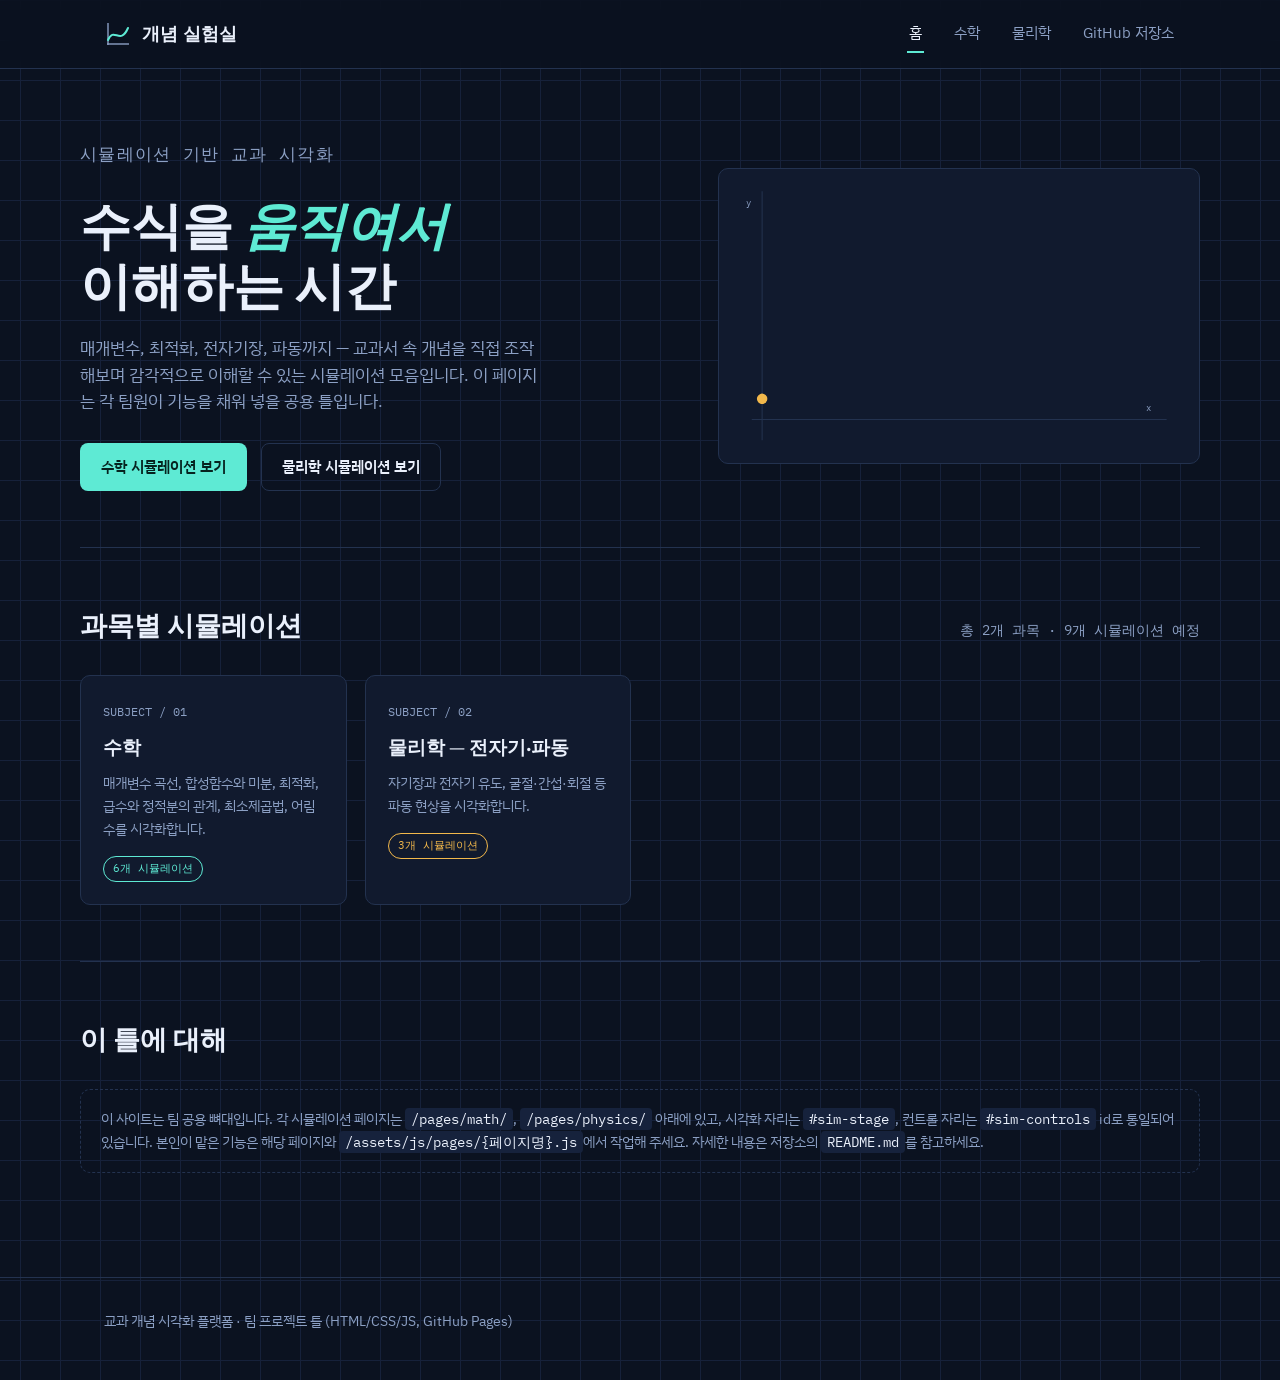
<file: index.html>
<!DOCTYPE html>
<html lang="ko">
<head>
<meta charset="UTF-8">
<meta name="viewport" content="width=device-width, initial-scale=1.0">
<title>교과 개념 시각화 플랫폼</title>
<link rel="stylesheet" href="assets/css/style.css">
</head>
<body>

<header class="site-header">
  <div class="wrap nav">
    <a class="brand" href="index.html">
      <svg class="brand-mark" viewBox="0 0 28 28" xmlns="http://www.w3.org/2000/svg">
        <line x1="3" y1="24" x2="25" y2="24" stroke="#8ca0c4" stroke-width="1.4"/>
        <line x1="4" y1="25" x2="4" y2="3" stroke="#8ca0c4" stroke-width="1.4"/>
        <path d="M4 20 C10 6, 16 26, 24 8" fill="none" stroke="#5eead4" stroke-width="2" stroke-linecap="round"/>
      </svg>
      개념 실험실
    </a>
    <nav class="nav-links" id="navLinks">
      <a href="index.html" aria-current="page">홈</a>
      <a href="math.html">수학</a>
      <a href="physics.html">물리학</a>
      <a href="https://github.com/HyoyangIsBestHighschool/Visualizing" target="_blank" rel="noopener">GitHub 저장소</a>
    </nav>
    <button class="nav-toggle" aria-label="메뉴 열기" aria-expanded="false">☰</button>
  </div>
</header>

<main>
  <section class="wrap hero">
    <div>
      <p class="eyebrow">시뮬레이션 기반 교과 시각화</p>
      <h1>수식을 <em>움직여서</em><br>이해하는 시간</h1>
      <p>매개변수, 최적화, 전자기장, 파동까지 — 교과서 속 개념을 직접 조작해보며 감각적으로 이해할 수 있는 시뮬레이션 모음입니다. 이 페이지는 각 팀원이 기능을 채워 넣을 공용 틀입니다.</p>
      <div class="hero-actions">
        <a class="btn btn-primary" href="math.html">수학 시뮬레이션 보기</a>
        <a class="btn btn-ghost" href="physics.html">물리학 시뮬레이션 보기</a>
      </div>
    </div>
    <div class="hero-figure">
      <svg class="hero-svg" viewBox="0 0 440 260" xmlns="http://www.w3.org/2000/svg">
        <line class="axis" x1="20" y1="230" x2="420" y2="230"/>
        <line class="axis" x1="30" y1="10" x2="30" y2="250"/>
        <text class="tick" x="400" y="222">x</text>
        <text class="tick" x="14" y="24">y</text>
        <path class="curve" d="M 30 210 C 90 40, 170 380, 230 90 S 350 300, 410 150"/>
        <circle class="tracer" r="5"/>
      </svg>
    </div>
  </section>

  <section class="wrap section">
    <div class="section-head">
      <h2>과목별 시뮬레이션</h2>
      <span class="count">총 2개 과목 · 9개 시뮬레이션 예정</span>
    </div>
    <div class="card-grid">
      <a class="card category-card" href="math.html">
        <span class="card-index">SUBJECT / 01</span>
        <h3>수학</h3>
        <p>매개변수 곡선, 합성함수와 미분, 최적화, 급수와 정적분의 관계, 최소제곱법, 어림수를 시각화합니다.</p>
        <span class="badge badge-open">6개 시뮬레이션</span>
      </a>
      <a class="card category-card physics" href="physics.html">
        <span class="card-index">SUBJECT / 02</span>
        <h3>물리학 — 전자기·파동</h3>
        <p>자기장과 전자기 유도, 굴절·간섭·회절 등 파동 현상을 시각화합니다.</p>
        <span class="badge badge-open">3개 시뮬레이션</span>
      </a>
    </div>
  </section>

  <section class="wrap section">
    <div class="section-head">
      <h2>이 틀에 대해</h2>
    </div>
    <div class="dev-note">
      이 사이트는 팀 공용 뼈대입니다. 각 시뮬레이션 페이지는 <code>/pages/math/</code>, <code>/pages/physics/</code> 아래에 있고,
      시각화 자리는 <code>#sim-stage</code>, 컨트롤 자리는 <code>#sim-controls</code> id로 통일되어 있습니다.
      본인이 맡은 기능은 해당 페이지와 <code>/assets/js/pages/{페이지명}.js</code>에서 작업해 주세요. 자세한 내용은 저장소의 <code>README.md</code>를 참고하세요.
    </div>
  </section>
</main>

<footer class="site-footer">
  <div class="wrap">교과 개념 시각화 플랫폼 · 팀 프로젝트 틀 (HTML/CSS/JS, GitHub Pages)</div>
</footer>

<script src="assets/js/main.js"></script>
</body>
</html>
</file>
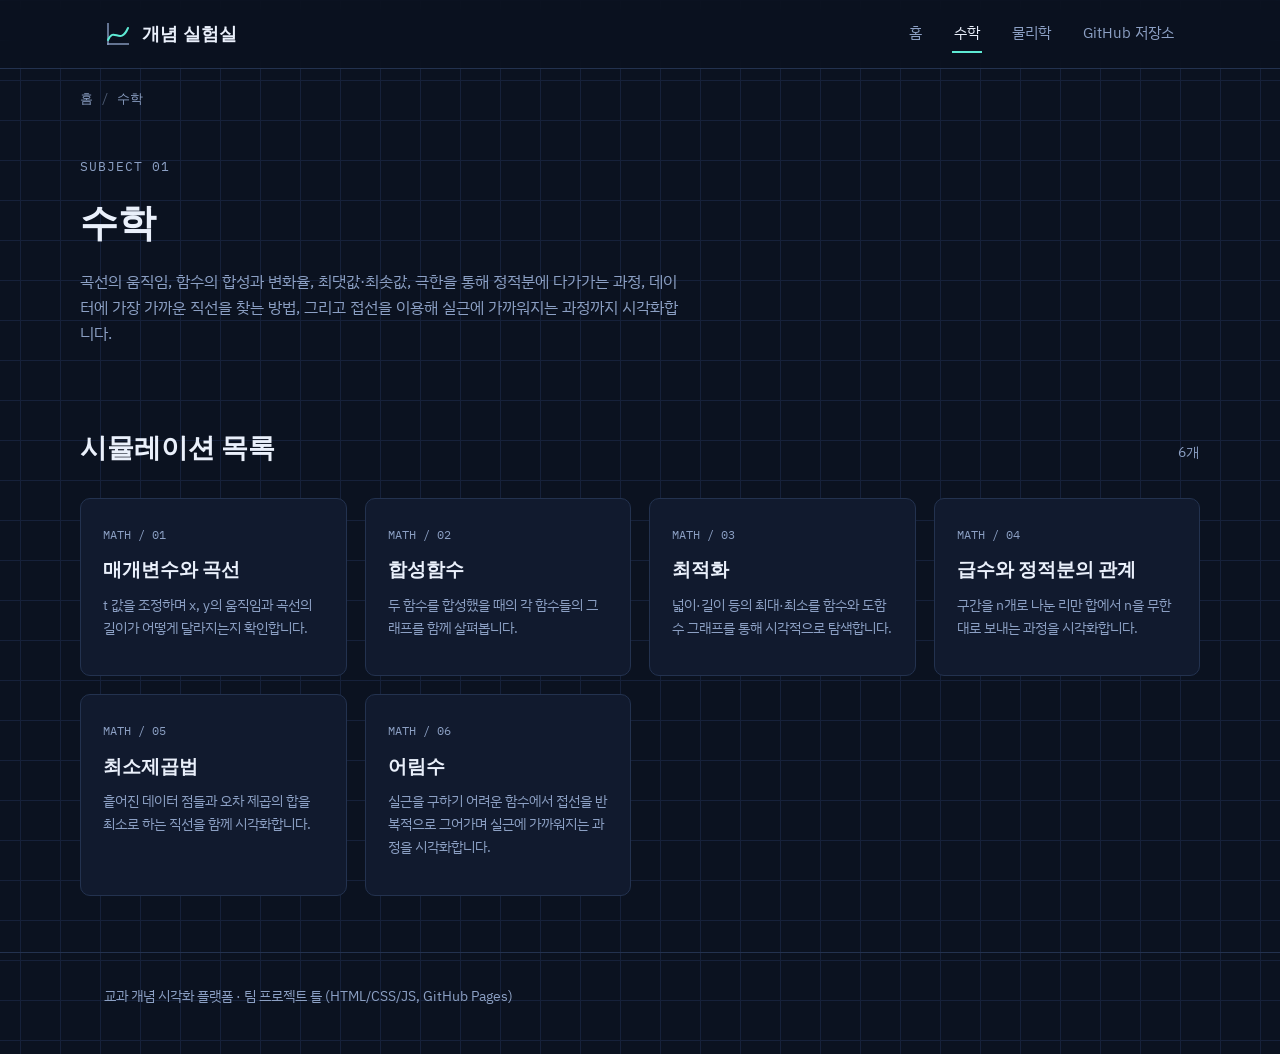
<file: math.html>
<!DOCTYPE html>
<html lang="ko">
<head>
<meta charset="UTF-8">
<meta name="viewport" content="width=device-width, initial-scale=1.0">
<title>수학 시뮬레이션 | 개념 실험실</title>
<link rel="stylesheet" href="assets/css/style.css">
</head>
<body>

<header class="site-header">
  <div class="wrap nav">
    <a class="brand" href="index.html">
      <svg class="brand-mark" viewBox="0 0 28 28" xmlns="http://www.w3.org/2000/svg">
        <line x1="3" y1="24" x2="25" y2="24" stroke="#8ca0c4" stroke-width="1.4"/>
        <line x1="4" y1="25" x2="4" y2="3" stroke="#8ca0c4" stroke-width="1.4"/>
        <path d="M4 20 C10 6, 16 26, 24 8" fill="none" stroke="#5eead4" stroke-width="2" stroke-linecap="round"/>
      </svg>
      개념 실험실
    </a>
    <nav class="nav-links" id="navLinks">
      <a href="index.html">홈</a>
      <a href="math.html" aria-current="page">수학</a>
      <a href="physics.html">물리학</a>
      <a href="https://github.com/HyoyangIsBestHighschool/Visualizing" target="_blank" rel="noopener">GitHub 저장소</a>
    </nav>
    <button class="nav-toggle" aria-label="메뉴 열기" aria-expanded="false">☰</button>
  </div>
</header>

<main>
  <p class="wrap breadcrumb"><a href="index.html">홈</a><span class="sep">/</span>수학</p>

  <section class="wrap category-intro">
    <p class="eyebrow">SUBJECT 01</p>
    <h1>수학</h1>
    <p>곡선의 움직임, 함수의 합성과 변화율, 최댓값·최솟값, 극한을 통해 정적분에 다가가는 과정, 데이터에 가장 가까운 직선을 찾는 방법, 그리고 접선을 이용해 실근에 가까워지는 과정까지 시각화합니다.</p>
  </section>

  <section class="wrap section" style="border-top:none;">
    <div class="section-head">
      <h2>시뮬레이션 목록</h2>
      <span class="count">6개</span>
    </div>
    <div class="card-grid">
      <a class="card sim-card math" href="pages/math/parametric.html">
        <span class="card-index">MATH / 01</span>
        <h3>매개변수와 곡선</h3>
        <p>t 값을 조정하며 x, y의 움직임과 곡선의 길이가 어떻게 달라지는지 확인합니다.</p>
      </a>
      <a class="card sim-card math" href="pages/math/composite.html">
        <span class="card-index">MATH / 02</span>
        <h3>합성함수</h3>
        <p>두 함수를 합성했을 때의 각 함수들의 그래프를 함께 살펴봅니다.</p>
      </a>
      <a class="card sim-card math" href="pages/math/optimization.html">
        <span class="card-index">MATH / 03</span>
        <h3>최적화</h3>
        <p>넓이·길이 등의 최대·최소를 함수와 도함수 그래프를 통해 시각적으로 탐색합니다.</p>
      </a>
      <a class="card sim-card math" href="pages/math/series.html">
        <span class="card-index">MATH / 04</span>
        <h3>급수와 정적분의 관계</h3>
        <p>구간을 n개로 나눈 리만 합에서 n을 무한대로 보내는 과정을 시각화합니다.</p>
      </a>
      <a class="card sim-card math" href="pages/math/least-squares.html">
        <span class="card-index">MATH / 05</span>
        <h3>최소제곱법</h3>
        <p>흩어진 데이터 점들과 오차 제곱의 합을 최소로 하는 직선을 함께 시각화합니다.</p>
      </a>
      <a class="card sim-card math" href="pages/math/newton-method.html">
        <span class="card-index">MATH / 06</span>
        <h3>어림수</h3>
        <p>실근을 구하기 어려운 함수에서 접선을 반복적으로 그어가며 실근에 가까워지는 과정을 시각화합니다.</p>
      </a>
    </div>
  </section>
</main>

<footer class="site-footer">
  <div class="wrap">교과 개념 시각화 플랫폼 · 팀 프로젝트 틀 (HTML/CSS/JS, GitHub Pages)</div>
</footer>

<script src="assets/js/main.js"></script>
</body>
</html>
</file>
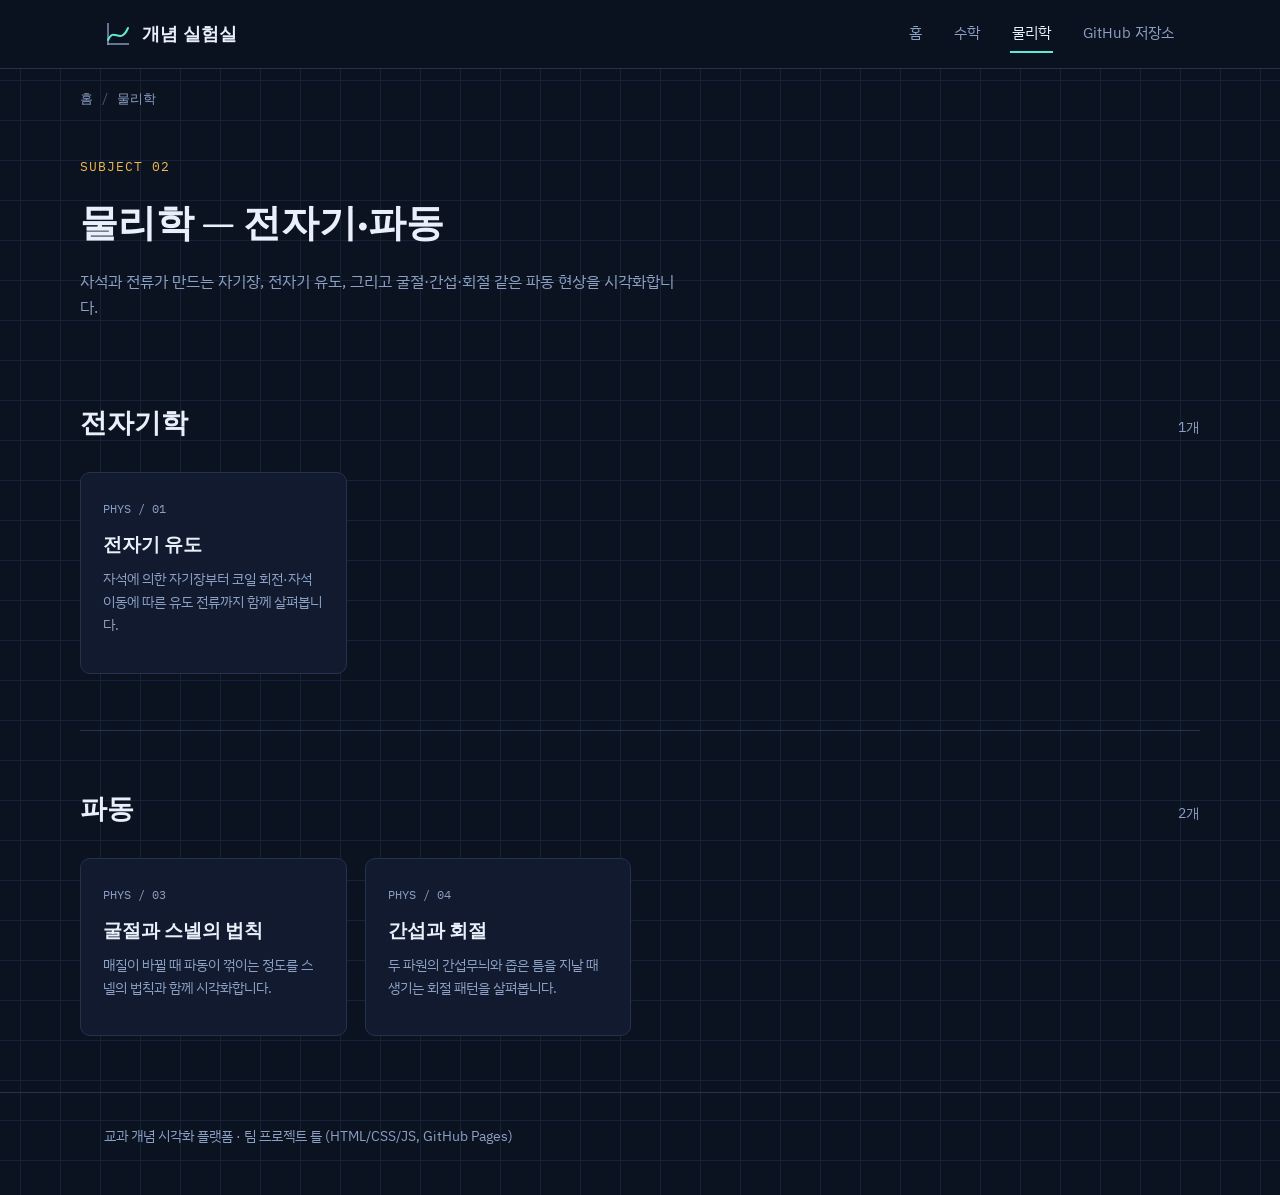
<file: physics.html>
<!DOCTYPE html>
<html lang="ko">
<head>
<meta charset="UTF-8">
<meta name="viewport" content="width=device-width, initial-scale=1.0">
<title>물리학 — 전자기·파동 시뮬레이션 | 개념 실험실</title>
<link rel="stylesheet" href="assets/css/style.css">
</head>
<body>

<header class="site-header">
  <div class="wrap nav">
    <a class="brand" href="index.html">
      <svg class="brand-mark" viewBox="0 0 28 28" xmlns="http://www.w3.org/2000/svg">
        <line x1="3" y1="24" x2="25" y2="24" stroke="#8ca0c4" stroke-width="1.4"/>
        <line x1="4" y1="25" x2="4" y2="3" stroke="#8ca0c4" stroke-width="1.4"/>
        <path d="M4 20 C10 6, 16 26, 24 8" fill="none" stroke="#5eead4" stroke-width="2" stroke-linecap="round"/>
      </svg>
      개념 실험실
    </a>
    <nav class="nav-links" id="navLinks">
      <a href="index.html">홈</a>
      <a href="math.html">수학</a>
      <a href="physics.html" aria-current="page">물리학</a>
      <a href="https://github.com/HyoyangIsBestHighschool/Visualizing" target="_blank" rel="noopener">GitHub 저장소</a>
    </nav>
    <button class="nav-toggle" aria-label="메뉴 열기" aria-expanded="false">☰</button>
  </div>
</header>

<main>
  <p class="wrap breadcrumb"><a href="index.html">홈</a><span class="sep">/</span>물리학</p>

  <section class="wrap category-intro">
    <p class="eyebrow physics">SUBJECT 02</p>
    <h1>물리학 — 전자기·파동</h1>
    <p>자석과 전류가 만드는 자기장, 전자기 유도, 그리고 굴절·간섭·회절 같은 파동 현상을 시각화합니다.</p>
  </section>

  <section class="wrap section" style="border-top:none;">
    <div class="section-head">
      <h2>전자기학</h2>
      <span class="count">1개</span>
    </div>
    <div class="card-grid">
      <a class="card sim-card physics" href="pages/physics/induction.html">
        <span class="card-index">PHYS / 01</span>
        <h3>전자기 유도</h3>
        <p>자석에 의한 자기장부터 코일 회전·자석 이동에 따른 유도 전류까지 함께 살펴봅니다.</p>
      </a>
    </div>
  </section>

  <section class="wrap section">
    <div class="section-head">
      <h2>파동</h2>
      <span class="count">2개</span>
    </div>
    <div class="card-grid">
      <a class="card sim-card physics" href="pages/physics/refraction.html">
        <span class="card-index">PHYS / 03</span>
        <h3>굴절과 스넬의 법칙</h3>
        <p>매질이 바뀔 때 파동이 꺾이는 정도를 스넬의 법칙과 함께 시각화합니다.</p>
      </a>
      <a class="card sim-card physics" href="pages/physics/interference.html">
        <span class="card-index">PHYS / 04</span>
        <h3>간섭과 회절</h3>
        <p>두 파원의 간섭무늬와 좁은 틈을 지날 때 생기는 회절 패턴을 살펴봅니다.</p>
      </a>
    </div>
  </section>
</main>

<footer class="site-footer">
  <div class="wrap">교과 개념 시각화 플랫폼 · 팀 프로젝트 틀 (HTML/CSS/JS, GitHub Pages)</div>
</footer>

<script src="assets/js/main.js"></script>
</body>
</html>
</file>
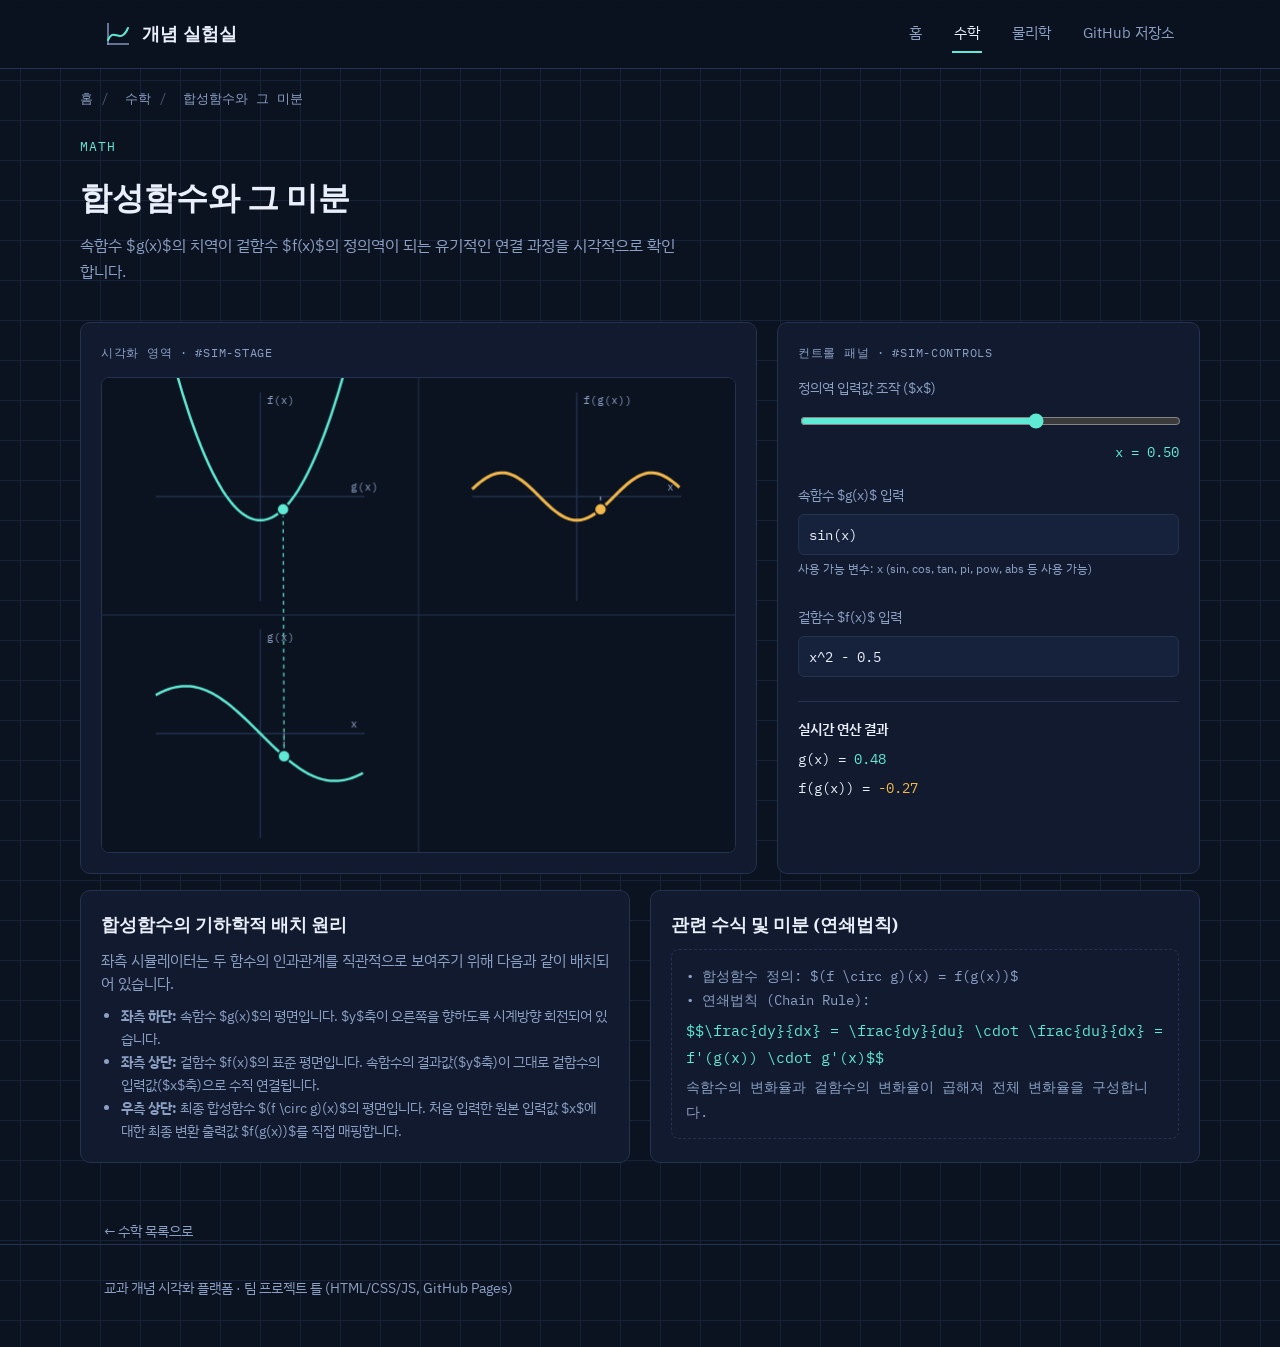
<file: pages/math/composite.html>
<!DOCTYPE html>
<html lang="ko">
<head>
<meta charset="UTF-8">
<meta name="viewport" content="width=device-width, initial-scale=1.0">
<title>합성함수와 그 미분 | 개념 실험실</title>
<link rel="stylesheet" href="../../assets/css/style.css">
<style>
  /* 시뮬레이션 내부 요소 스타일 최적화 */
  #composite-canvas {
    width: 100%;
    height: 100%;
    display: block;
    min-height: 400px;
  }
  .control-row {
    display: flex;
    flex-direction: column;
    gap: 6px;
    margin-bottom: 14px;
  }
  .control-row input[type="text"], .control-row input[type="range"] {
    width: 100%;
    padding: 10px;
    background: var(--panel-raised);
    border: 1px solid var(--border);
    border-radius: 6px;
    color: var(--ink);
    font-family: var(--font-mono);
    font-size: 0.9rem;
  }
  .control-row input[type="text"]:focus {
    outline: 2px solid var(--accent-math);
    border-color: transparent;
  }
  .control-row input[type="range"] {
    accent-color: var(--accent-math);
    padding: 4px 0;
  }
  .value-display {
    font-family: var(--font-mono);
    font-size: 0.85rem;
    color: var(--accent-math);
    text-align: right;
  }
  .input-hint {
    font-size: 0.75rem;
    color: var(--ink-muted);
    margin-top: -2px;
    margin-bottom: 8px;
  }
  .error-message {
    color: #ef4444;
    font-size: 0.75rem;
    font-family: var(--font-body);
    display: none;
    margin-top: -4px;
  }
</style>
</head>
<body>

<header class="site-header">
  <div class="wrap nav">
    <a class="brand" href="../../index.html">
      <svg class="brand-mark" viewBox="0 0 28 28" xmlns="http://www.w3.org/2000/svg">
        <line x1="3" y1="24" x2="25" y2="24" stroke="#8ca0c4" stroke-width="1.4"/>
        <line x1="4" y1="25" x2="4" y2="3" stroke="#8ca0c4" stroke-width="1.4"/>
        <path d="M4 20 C10 6, 16 26, 24 8" fill="none" stroke="#5eead4" stroke-width="2" stroke-linecap="round"/>
      </svg>
      개념 실험실
    </a>
    <nav class="nav-links" id="navLinks">
      <a href="../../index.html">홈</a>
      <a href="../../math.html" aria-current="page">수학</a>
      <a href="../../physics.html" >물리학</a>
      <a href="https://github.com/HyoyangIsBestHighschool/Visualizing" target="_blank" rel="noopener">GitHub 저장소</a>
    </nav>
    <button class="nav-toggle" aria-label="메뉴 열기" aria-expanded="false">☰</button>
  </div>
</header>

<main>
  <p class="wrap breadcrumb">
    <a href="../../index.html">홈</a><span class="sep">/</span>
    <a href="../../math.html">수학</a><span class="sep">/</span>
    합성함수와 그 미분
  </p>

  <section class="wrap sim-header">
    <p class="eyebrow ">MATH</p>
    <h1>합성함수와 그 미분</h1>
    <p class="desc">속함수 $g(x)$의 치역이 겉함수 $f(x)$의 정의역이 되는 유기적인 연결 과정을 시각적으로 확인합니다.</p>
  </section>

  <section class="wrap sim-layout">
    <div class="panel">
      <p class="panel-label">시각화 영역 · #sim-stage</p>
      <div id="sim-stage" style="position: relative; width: 100%; aspect-ratio: 4/3; background: var(--bg); border: 1px solid var(--border); border-radius: 8px; overflow: hidden;">
        <canvas id="composite-canvas"></canvas>
      </div>
    </div>

    <div class="panel">
      <p class="panel-label">컨트롤 패널 · #sim-controls</p>
      <div id="sim-controls">
        
        <div class="control-group">
          <label>정의역 입력값 조작 ($x$)</label>
          <div class="control-row">
            <input type="range" id="param-x" min="-2" max="2" step="0.01" value="0.5">
            <div class="value-display">x = <span id="val-x">0.50</span></div>
          </div>
        </div>

        <div class="control-group">
          <label>속함수 $g(x)$ 입력</label>
          <div class="control-row">
            <input type="text" id="input-g" value="sin(x)" placeholder="예: x^2 - 0.5, sin(x)">
            <div class="input-hint">사용 가능 변수: x (sin, cos, tan, pi, pow, abs 등 사용 가능)</div>
            <div id="error-g" class="error-message">올바르지 않은 수식입니다.</div>
          </div>
        </div>

        <div class="control-group">
          <label>겉함수 $f(x)$ 입력</label>
          <div class="control-row">
            <input type="text" id="input-f" value="x^2 - 0.5" placeholder="예: 0.8*x, cos(x)">
            <div id="error-f" class="error-message">올바르지 않은 수식입니다.</div>
          </div>
        </div>

        <div class="control-group" style="margin-top: 24px; padding-top: 16px; border-top: 1px solid var(--border);">
          <label style="font-weight: 600; color: var(--ink);">실시간 연산 결과</label>
          <div style="font-family: var(--font-mono); font-size: 0.9rem; display: flex; flex-direction: column; gap: 6px; margin-top: 8px;">
            <div>g(x) = <span id="res-g" style="color: var(--accent-math);">0.00</span></div>
            <div>f(g(x)) = <span id="res-fg" style="color: var(--accent-physics);">0.00</span></div>
          </div>
        </div>

      </div>
    </div>
  </section>

  <section class="wrap notes-grid">
    <div class="panel">
      <h3>합성함수의 기하학적 배치 원리</h3>
      <p>좌측 시뮬레이터는 두 함수의 인과관계를 직관적으로 보여주기 위해 다음과 같이 배치되어 있습니다.</p>
      <ul style="margin: 8px 0 0; padding-left: 20px; color: var(--ink-muted); font-size: 0.9rem;">
        <li><b>좌측 하단:</b> 속함수 $g(x)$의 평면입니다. $y$축이 오른쪽을 향하도록 시계방향 회전되어 있습니다.</li>
        <li><b>좌측 상단:</b> 겉함수 $f(x)$의 표준 평면입니다. 속함수의 결과값($y$축)이 그대로 겉함수의 입력값($x$축)으로 수직 연결됩니다.</li>
        <li><b>우측 상단:</b> 최종 합성함수 $(f \circ g)(x)$의 평면입니다. 처음 입력한 원본 입력값 $x$에 대한 최종 변환 출력값 $f(g(x))$를 직접 매핑합니다.</li>
      </ul>
    </div>
    <div class="panel">
      <h3>관련 수식 및 미분 (연쇄법칙)</h3>
      <div class="formula-placeholder" style="line-height: 1.8;">
        • 합성함수 정의: $(f \circ g)(x) = f(g(x))$<br>
        • 연쇄법칙 (Chain Rule):<br>
        <span style="color: var(--accent-math); font-size: 0.95rem; display: block; margin: 4px 0;">$$\frac{dy}{dx} = \frac{dy}{du} \cdot \frac{du}{dx} = f'(g(x)) \cdot g'(x)$$</span>
        속함수의 변화율과 겉함수의 변화율이 곱해져 전체 변화율을 구성합니다.
      </div>
    </div>
  </section>

  <div class="wrap">
    <a class="back-link" href="../../math.html">&larr; 수학 목록으로</a>
  </div>
</main>

<footer class="site-footer">
  <div class="wrap">교과 개념 시각화 플랫폼 · 팀 프로젝트 틀 (HTML/CSS/JS, GitHub Pages)</div>
</footer>

<script src="../../assets/js/main.js"></script>
<script src="../../assets/js/pages/composite.js"></script>
</body>
</html>
</file>
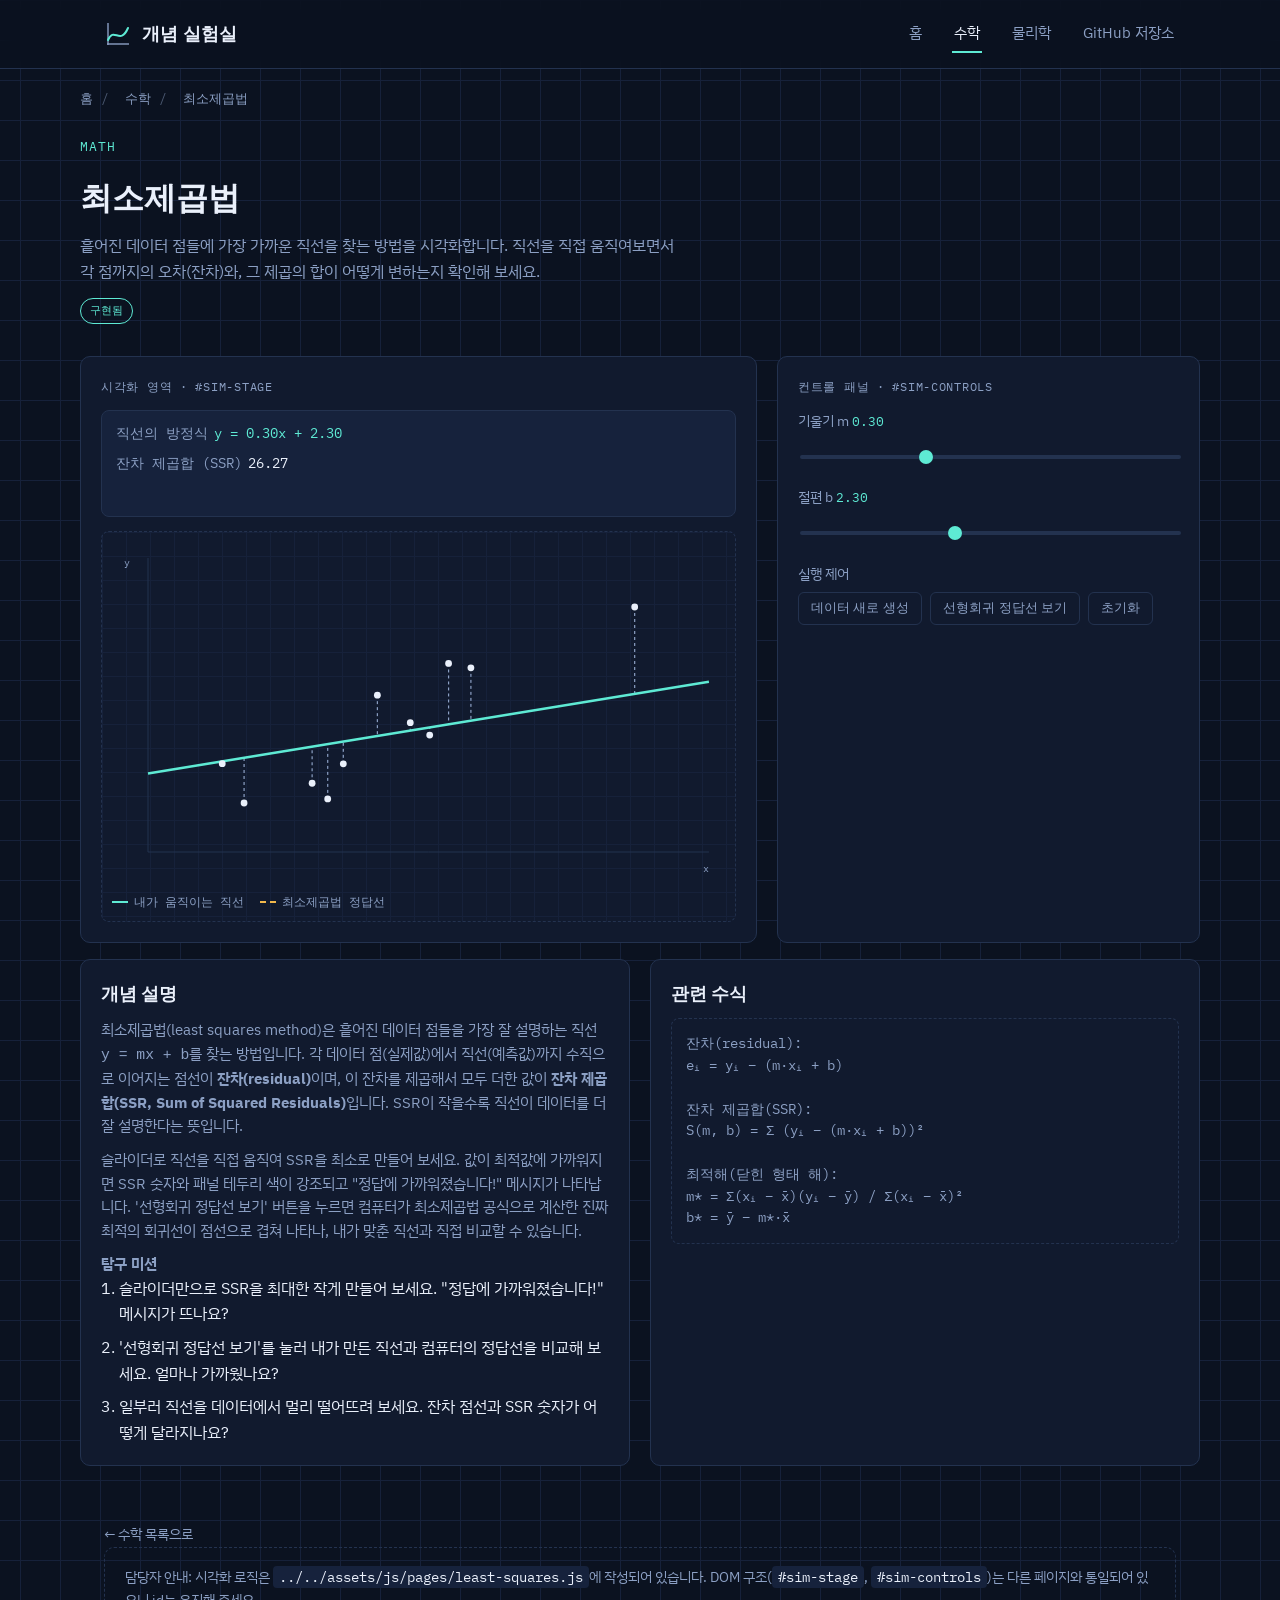
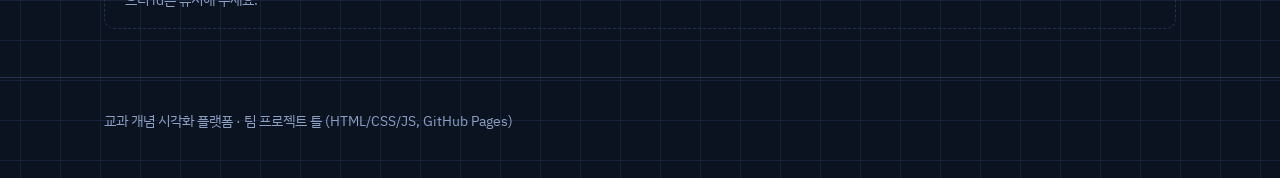
<file: pages/math/least-squares.html>
<!DOCTYPE html>
<html lang="ko">
<head>
<meta charset="UTF-8">
<meta name="viewport" content="width=device-width, initial-scale=1.0">
<title>최소제곱법 | 개념 실험실</title>
<link rel="stylesheet" href="../../assets/css/style.css">
<style>
  /* 이 페이지 전용 보조 스타일 — style.css는 건드리지 않고,
     기존 CSS 변수(--accent-math, --panel, --border, --ink 등)만 재사용합니다. */

  .ls-canvas-box {
    border: 1px dashed var(--border);
    border-radius: 8px;
    background:
      linear-gradient(var(--bg-grid) 1px, transparent 1px),
      linear-gradient(90deg, var(--bg-grid) 1px, transparent 1px);
    background-size: 24px 24px;
    padding: 10px;
  }

  .ls-canvas-box canvas {
    width: 100%;
    height: 340px;
    display: block;
    border-radius: 6px;
  }

  .ls-readouts {
    display: grid;
    grid-template-columns: 1fr;
    gap: 8px;
    font-family: var(--font-mono);
    font-size: 0.85rem;
    color: var(--ink);
    background: var(--panel-raised);
    border: 1px solid var(--border);
    border-radius: 8px;
    padding: 12px 14px;
    margin-bottom: 14px;
    transition: border-color 0.2s ease;
  }

  .ls-readouts.is-close {
    border-color: var(--accent-math);
  }

  .ls-readouts span.label {
    color: var(--ink-muted);
    margin-right: 6px;
  }

  .ls-readouts span.eq {
    color: var(--accent-math);
  }

  #ls-ssr-value {
    transition: color 0.2s ease;
  }

  #ls-ssr-value.is-close {
    color: var(--accent-math);
    font-weight: 600;
  }

  .ls-feedback {
    font-family: var(--font-body);
    font-size: 0.82rem;
    color: var(--accent-math);
    opacity: 0;
    transition: opacity 0.25s ease;
    min-height: 1.1em;
  }

  .ls-feedback.show {
    opacity: 1;
  }

  .ls-legend {
    display: flex;
    gap: 16px;
    flex-wrap: wrap;
    font-family: var(--font-mono);
    font-size: 0.75rem;
    color: var(--ink-muted);
    margin: 10px 0 0;
  }

  .ls-legend span {
    display: inline-flex;
    align-items: center;
    gap: 6px;
  }

  .ls-legend i {
    display: inline-block;
    width: 16px;
    height: 2px;
    background: var(--accent-math);
  }

  .ls-legend i.optimal {
    background: repeating-linear-gradient(
      90deg,
      var(--accent-physics) 0 6px,
      transparent 6px 10px
    );
  }

  input[type="range"].ls-slider {
    -webkit-appearance: none;
    appearance: none;
    width: 100%;
    height: 4px;
    background: var(--border);
    border-radius: 999px;
    accent-color: var(--accent-math);
  }

  input[type="range"].ls-slider::-webkit-slider-thumb {
    -webkit-appearance: none;
    width: 14px;
    height: 14px;
    border-radius: 50%;
    background: var(--accent-math);
    cursor: pointer;
  }

  input[type="range"].ls-slider::-moz-range-thumb {
    width: 14px;
    height: 14px;
    border: none;
    border-radius: 50%;
    background: var(--accent-math);
    cursor: pointer;
  }

  .ls-value {
    font-family: var(--font-mono);
    font-size: 0.8rem;
    color: var(--accent-math);
  }

  .btn-mini.is-active {
    border-color: var(--accent-physics);
    color: var(--accent-physics);
  }

  .ls-mission {
    margin: 0;
    padding-left: 18px;
  }

  .ls-mission li {
    margin-bottom: 8px;
  }

  .ls-mission li:last-child {
    margin-bottom: 0;
  }
</style>
</head>
<body>

<header class="site-header">
  <div class="wrap nav">
    <a class="brand" href="../../index.html">
      <svg class="brand-mark" viewBox="0 0 28 28" xmlns="http://www.w3.org/2000/svg">
        <line x1="3" y1="24" x2="25" y2="24" stroke="#8ca0c4" stroke-width="1.4"/>
        <line x1="4" y1="25" x2="4" y2="3" stroke="#8ca0c4" stroke-width="1.4"/>
        <path d="M4 20 C10 6, 16 26, 24 8" fill="none" stroke="#5eead4" stroke-width="2" stroke-linecap="round"/>
      </svg>
      개념 실험실
    </a>
    <nav class="nav-links" id="navLinks">
      <a href="../../index.html">홈</a>
      <a href="../../math.html" aria-current="page">수학</a>
      <a href="../../physics.html">물리학</a>
      <a href="https://github.com/HyoyangIsBestHighschool/Visualizing" target="_blank" rel="noopener">GitHub 저장소</a>
    </nav>
    <button class="nav-toggle" aria-label="메뉴 열기" aria-expanded="false">☰</button>
  </div>
</header>

<main>
  <p class="wrap breadcrumb">
    <a href="../../index.html">홈</a><span class="sep">/</span>
    <a href="../../math.html">수학</a><span class="sep">/</span>
    최소제곱법
  </p>

  <section class="wrap sim-header">
    <p class="eyebrow">MATH</p>
    <h1>최소제곱법</h1>
    <p class="desc">흩어진 데이터 점들에 가장 가까운 직선을 찾는 방법을 시각화합니다. 직선을 직접 움직여보면서 각 점까지의 오차(잔차)와, 그 제곱의 합이 어떻게 변하는지 확인해 보세요.</p>
    <div class="status-row">
      <span class="badge badge-open">구현됨</span>
    </div>
  </section>

  <section class="wrap sim-layout">
    <div class="panel">
      <p class="panel-label">시각화 영역 · #sim-stage</p>

      <div class="ls-readouts" id="ls-readout">
        <div><span class="label">직선의 방정식</span><span class="eq" id="ls-eq">y = 1.00x + 0.00</span></div>
        <div><span class="label">잔차 제곱합 (SSR)</span><span id="ls-ssr-value">0.00</span></div>
        <div class="ls-feedback" id="ls-feedback">정답에 가까워졌습니다!</div>
      </div>

      <div class="ls-canvas-box" id="sim-stage">
        <canvas id="ls-canvas"></canvas>
        <div class="ls-legend">
          <span><i></i> 내가 움직이는 직선</span>
          <span><i class="optimal"></i> 최소제곱법 정답선</span>
        </div>
      </div>
    </div>

    <div class="panel">
      <p class="panel-label">컨트롤 패널 · #sim-controls</p>
      <div id="sim-controls">
        <div class="control-group">
          <label for="ls-slope">기울기 m <span class="ls-value" id="ls-slope-value">1.00</span></label>
          <input type="range" class="ls-slider" id="ls-slope" min="-1" max="3" step="0.01" value="1">
        </div>
        <div class="control-group">
          <label for="ls-intercept">절편 b <span class="ls-value" id="ls-intercept-value">0.00</span></label>
          <input type="range" class="ls-slider" id="ls-intercept" min="-5" max="10" step="0.05" value="0">
        </div>
        <div class="control-group">
          <label>실행 제어</label>
          <div class="control-fake-buttons">
            <button class="btn-mini" type="button" id="ls-btn-regen">데이터 새로 생성</button>
            <button class="btn-mini" type="button" id="ls-btn-optimal">선형회귀 정답선 보기</button>
            <button class="btn-mini" type="button" id="ls-btn-reset">초기화</button>
          </div>
        </div>
      </div>
    </div>
  </section>

  <section class="wrap notes-grid">
    <div class="panel">
      <h3>개념 설명</h3>
      <p>
        최소제곱법(least squares method)은 흩어진 데이터 점들을 가장 잘 설명하는 직선
        <code>y = mx + b</code>를 찾는 방법입니다. 각 데이터 점(실제값)에서 직선(예측값)까지
        수직으로 이어지는 점선이 <strong>잔차(residual)</strong>이며, 이 잔차를 제곱해서 모두
        더한 값이 <strong>잔차 제곱합(SSR, Sum of Squared Residuals)</strong>입니다. SSR이
        작을수록 직선이 데이터를 더 잘 설명한다는 뜻입니다.
      </p>
      <p style="margin-top: 10px;">
        슬라이더로 직선을 직접 움직여 SSR을 최소로 만들어 보세요. 값이 최적값에 가까워지면
        SSR 숫자와 패널 테두리 색이 강조되고 "정답에 가까워졌습니다!" 메시지가 나타납니다.
        '선형회귀 정답선 보기' 버튼을 누르면 컴퓨터가 최소제곱법 공식으로 계산한 진짜
        최적의 회귀선이 점선으로 겹쳐 나타나, 내가 맞춘 직선과 직접 비교할 수 있습니다.
      </p>
      <p style="margin-top: 10px;"><strong>탐구 미션</strong></p>
      <ol class="ls-mission">
        <li>슬라이더만으로 SSR을 최대한 작게 만들어 보세요. "정답에 가까워졌습니다!" 메시지가 뜨나요?</li>
        <li>'선형회귀 정답선 보기'를 눌러 내가 만든 직선과 컴퓨터의 정답선을 비교해 보세요. 얼마나 가까웠나요?</li>
        <li>일부러 직선을 데이터에서 멀리 떨어뜨려 보세요. 잔차 점선과 SSR 숫자가 어떻게 달라지나요?</li>
      </ol>
    </div>
    <div class="panel">
      <h3>관련 수식</h3>
      <div class="formula-placeholder">
        잔차(residual):<br>
        eᵢ = yᵢ − (m·xᵢ + b)<br><br>
        잔차 제곱합(SSR):<br>
        S(m, b) = Σ (yᵢ − (m·xᵢ + b))²<br><br>
        최적해(닫힌 형태 해):<br>
        m* = Σ(xᵢ − x̄)(yᵢ − ȳ) / Σ(xᵢ − x̄)²<br>
        b* = ȳ − m*·x̄
      </div>
    </div>
  </section>

  <div class="wrap">
    <a class="back-link" href="../../math.html">&larr; 수학 목록으로</a>
  </div>

  <section class="wrap">
    <div class="dev-note">
      담당자 안내: 시각화 로직은 <code>../../assets/js/pages/least-squares.js</code>에 작성되어 있습니다.
      DOM 구조(<code>#sim-stage</code>, <code>#sim-controls</code>)는 다른 페이지와 통일되어 있으니 id는 유지해 주세요.
    </div>
  </section>
</main>

<footer class="site-footer">
  <div class="wrap">교과 개념 시각화 플랫폼 · 팀 프로젝트 틀 (HTML/CSS/JS, GitHub Pages)</div>
</footer>

<script src="../../assets/js/main.js"></script>
<script src="../../assets/js/pages/least-squares.js"></script>
</body>
</html>
</file>
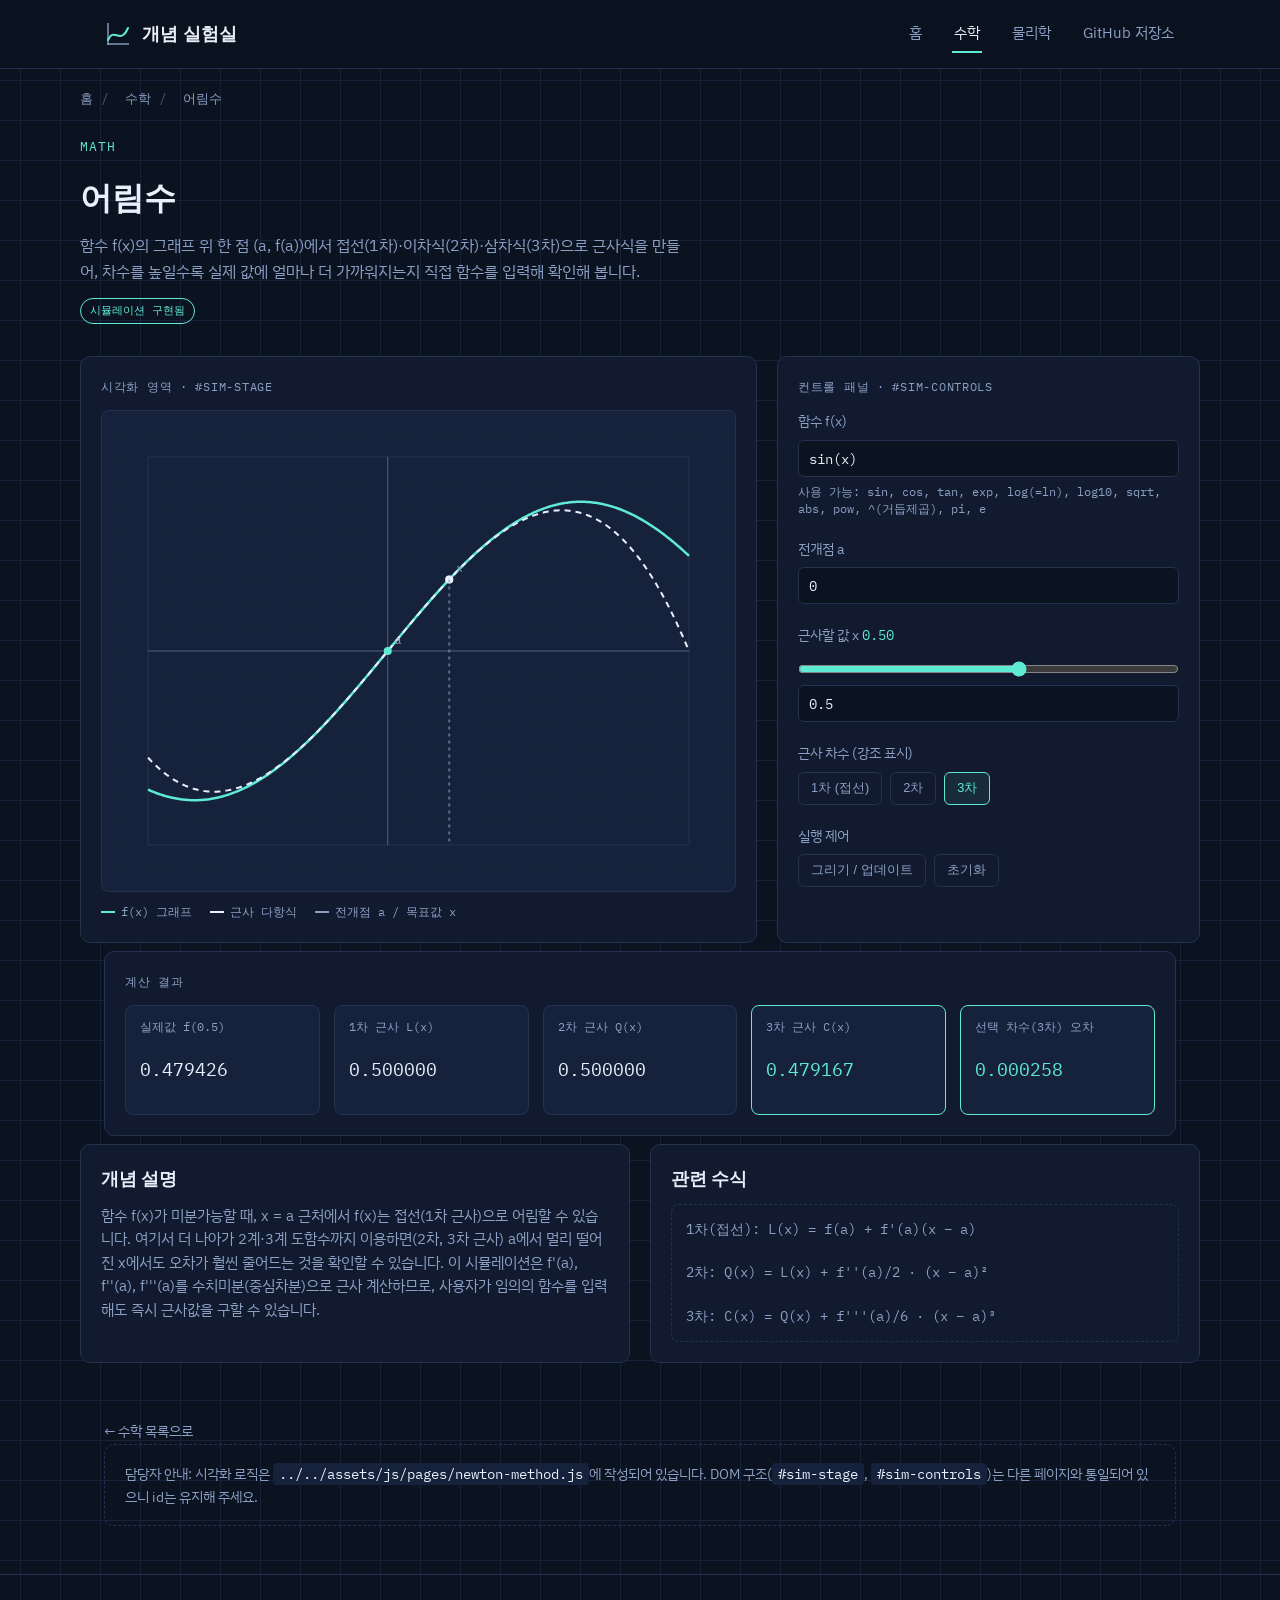
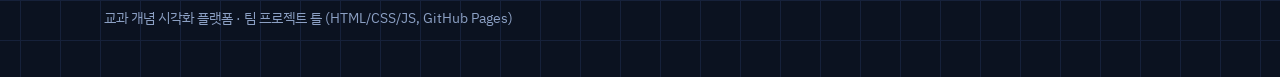
<file: pages/math/newton-method.html>
<!DOCTYPE html>
<html lang="ko">
<head>
<meta charset="UTF-8">
<meta name="viewport" content="width=device-width, initial-scale=1.0">
<title>어림수 | 개념 실험실</title>
<link rel="stylesheet" href="../../assets/css/style.css">
<style>
  /* 이 페이지 전용 보조 스타일 (style.css의 토큰만 재사용, 공용 파일은 수정하지 않음) */
  .sim-canvas-wrap {
    border: 1px solid var(--border);
    border-radius: 8px;
    background: var(--panel-raised);
    padding: 10px;
    background-image:
      linear-gradient(var(--bg-grid) 1px, transparent 1px),
      linear-gradient(90deg, var(--bg-grid) 1px, transparent 1px);
    background-size: 24px 24px;
  }
  #newtonCanvas { width: 100%; height: auto; display: block; border-radius: 4px; }

  .field-label {
    display: block;
    font-size: 0.85rem;
    color: var(--ink-muted);
    margin-bottom: 8px;
  }
  .field-label .value-tag {
    font-family: var(--font-mono);
    color: var(--accent-math);
  }
  .text-input {
    width: 100%;
    background: var(--bg);
    border: 1px solid var(--border);
    color: var(--ink);
    border-radius: 6px;
    padding: 8px 10px;
    font-family: var(--font-mono);
    font-size: 0.9rem;
  }
  .text-input:focus-visible { outline: 2px solid var(--accent-math); outline-offset: 1px; }
  .hint {
    font-size: 0.72rem;
    color: var(--ink-muted);
    margin: 6px 0 0;
    font-family: var(--font-mono);
    line-height: 1.5;
  }
  input[type="range"] {
    width: 100%;
    accent-color: var(--accent-math);
    margin: 6px 0;
  }
  .order-toggle { display: flex; gap: 8px; flex-wrap: wrap; }
  .order-btn { cursor: pointer; transition: all 0.15s ease; }
  .order-btn.active {
    color: var(--accent-math);
    border-color: var(--accent-math);
    background: rgba(94, 234, 212, 0.08);
  }
  #btnDraw.btn-mini, #btnReset.btn-mini { cursor: pointer; }
  #btnDraw:hover, #btnReset:hover, .order-btn:hover { border-color: var(--accent-math); color: var(--ink); }

  .error-box {
    font-family: var(--font-mono);
    font-size: 0.8rem;
    color: #ff9d9d;
    border: 1px dashed #7a3232;
    background: rgba(255, 80, 80, 0.06);
    border-radius: 6px;
    padding: 10px 12px;
  }

  .result-grid {
    display: grid;
    grid-template-columns: repeat(auto-fit, minmax(150px, 1fr));
    gap: 14px;
  }
  .result-item {
    border: 1px solid var(--border);
    border-radius: 8px;
    padding: 12px 14px;
    background: var(--panel-raised);
  }
  .result-item.highlight { border-color: var(--accent-math); }
  .result-item .r-label {
    font-family: var(--font-mono);
    font-size: 0.72rem;
    color: var(--ink-muted);
    margin: 0 0 6px;
  }
  .result-item .r-value {
    font-family: var(--font-mono);
    font-size: 1.15rem;
    color: var(--ink);
  }
  .result-item.highlight .r-value { color: var(--accent-math); }
  .legend {
    display: flex;
    gap: 18px;
    flex-wrap: wrap;
    font-family: var(--font-mono);
    font-size: 0.75rem;
    color: var(--ink-muted);
    margin-top: 10px;
  }
  .legend span { display: inline-flex; align-items: center; gap: 6px; }
  .legend i { width: 14px; height: 2px; display: inline-block; }
</style>
</head>
<body>

<header class="site-header">
  <div class="wrap nav">
    <a class="brand" href="../../index.html">
      <svg class="brand-mark" viewBox="0 0 28 28" xmlns="http://www.w3.org/2000/svg">
        <line x1="3" y1="24" x2="25" y2="24" stroke="#8ca0c4" stroke-width="1.4"/>
        <line x1="4" y1="25" x2="4" y2="3" stroke="#8ca0c4" stroke-width="1.4"/>
        <path d="M4 20 C10 6, 16 26, 24 8" fill="none" stroke="#5eead4" stroke-width="2" stroke-linecap="round"/>
      </svg>
      개념 실험실
    </a>
    <nav class="nav-links" id="navLinks">
      <a href="../../index.html">홈</a>
      <a href="../../math.html" aria-current="page">수학</a>
      <a href="../../physics.html">물리학</a>
      <a href="https://github.com/HyoyangIsBestHighschool/Visualizing" target="_blank" rel="noopener">GitHub 저장소</a>
    </nav>
    <button class="nav-toggle" aria-label="메뉴 열기" aria-expanded="false">☰</button>
  </div>
</header>

<main>
  <p class="wrap breadcrumb">
    <a href="../../index.html">홈</a><span class="sep">/</span>
    <a href="../../math.html">수학</a><span class="sep">/</span>
    어림수
  </p>

  <section class="wrap sim-header">
    <p class="eyebrow">MATH</p>
    <h1>어림수</h1>
    <p class="desc">함수 f(x)의 그래프 위 한 점 (a, f(a))에서 접선(1차)·이차식(2차)·삼차식(3차)으로 근사식을 만들어, 차수를 높일수록 실제 값에 얼마나 더 가까워지는지 직접 함수를 입력해 확인해 봅니다.</p>
    <div class="status-row">
      <span class="badge badge-open">시뮬레이션 구현됨</span>
    </div>
  </section>

  <section class="wrap sim-layout">
    <div class="panel">
      <p class="panel-label">시각화 영역 · #sim-stage</p>
      <div class="sim-canvas-wrap">
        <div id="sim-stage">
          <canvas id="newtonCanvas" width="640" height="480"></canvas>
        </div>
      </div>
      <div class="legend">
        <span><i style="background:var(--accent-math)"></i> f(x) 그래프</span>
        <span><i style="background:var(--ink); border-top:2px dashed var(--ink);"></i> 근사 다항식</span>
        <span><i style="background:var(--ink-muted)"></i> 전개점 a / 목표값 x</span>
      </div>
    </div>

    <div class="panel">
      <p class="panel-label">컨트롤 패널 · #sim-controls</p>
      <div id="sim-controls">
        <div class="control-group">
          <label class="field-label" for="fnInput">함수 f(x)</label>
          <input type="text" id="fnInput" class="text-input" value="sin(x)">
          <p class="hint">사용 가능: sin, cos, tan, exp, log(=ln), log10, sqrt, abs, pow, ^(거듭제곱), pi, e</p>
        </div>

        <div class="control-group">
          <label class="field-label" for="aInput">전개점 a</label>
          <input type="number" id="aInput" class="text-input" value="0" step="0.1">
        </div>

        <div class="control-group">
          <label class="field-label">근사할 값 x <span class="value-tag" id="xValueLabel">0.50</span></label>
          <input type="range" id="xSlider" min="-3" max="3" step="0.01" value="0.5">
          <input type="number" id="xInput" class="text-input" value="0.5" step="0.01">
        </div>

        <div class="control-group">
          <label class="field-label">근사 차수 (강조 표시)</label>
          <div class="order-toggle" id="orderToggle">
            <button type="button" class="btn-mini order-btn" data-order="1">1차 (접선)</button>
            <button type="button" class="btn-mini order-btn" data-order="2">2차</button>
            <button type="button" class="btn-mini order-btn active" data-order="3">3차</button>
          </div>
        </div>

        <div class="control-group">
          <label class="field-label">실행 제어</label>
          <div class="control-fake-buttons">
            <button class="btn-mini" id="btnDraw" type="button">그리기 / 업데이트</button>
            <button class="btn-mini" id="btnReset" type="button">초기화</button>
          </div>
        </div>

        <div class="control-group" id="errorBoxWrap" style="display:none;">
          <div class="error-box" id="errorBox"></div>
        </div>
      </div>
    </div>
  </section>

  <section class="wrap">
    <div class="panel">
      <p class="panel-label">계산 결과</p>
      <div class="result-grid" id="resultContent">
        <!-- JS가 채웁니다 -->
      </div>
    </div>
  </section>

  <section class="wrap notes-grid">
    <div class="panel">
      <h3>개념 설명</h3>
      <p>
        함수 f(x)가 미분가능할 때, x = a 근처에서 f(x)는 접선(1차 근사)으로 어림할 수 있습니다.
        여기서 더 나아가 2계·3계 도함수까지 이용하면(2차, 3차 근사) a에서 멀리 떨어진 x에서도
        오차가 훨씬 줄어드는 것을 확인할 수 있습니다. 이 시뮬레이션은 f'(a), f''(a), f'''(a)를
        수치미분(중심차분)으로 근사 계산하므로, 사용자가 임의의 함수를 입력해도 즉시 근사값을 구할 수 있습니다.
      </p>
    </div>
    <div class="panel">
      <h3>관련 수식</h3>
      <div class="formula-placeholder">
        1차(접선): L(x) = f(a) + f'(a)(x − a)<br><br>
        2차: Q(x) = L(x) + f''(a)/2 · (x − a)²<br><br>
        3차: C(x) = Q(x) + f'''(a)/6 · (x − a)³
      </div>
    </div>
  </section>

  <div class="wrap">
    <a class="back-link" href="../../math.html">&larr; 수학 목록으로</a>
  </div>

  <section class="wrap">
    <div class="dev-note">
      담당자 안내: 시각화 로직은 <code>../../assets/js/pages/newton-method.js</code>에 작성되어 있습니다.
      DOM 구조(<code>#sim-stage</code>, <code>#sim-controls</code>)는 다른 페이지와 통일되어 있으니 id는 유지해 주세요.
    </div>
  </section>
</main>

<footer class="site-footer">
  <div class="wrap">교과 개념 시각화 플랫폼 · 팀 프로젝트 틀 (HTML/CSS/JS, GitHub Pages)</div>
</footer>

<script src="../../assets/js/main.js"></script>
<script src="../../assets/js/pages/newton-method.js"></script>
</body>
</html>
</file>
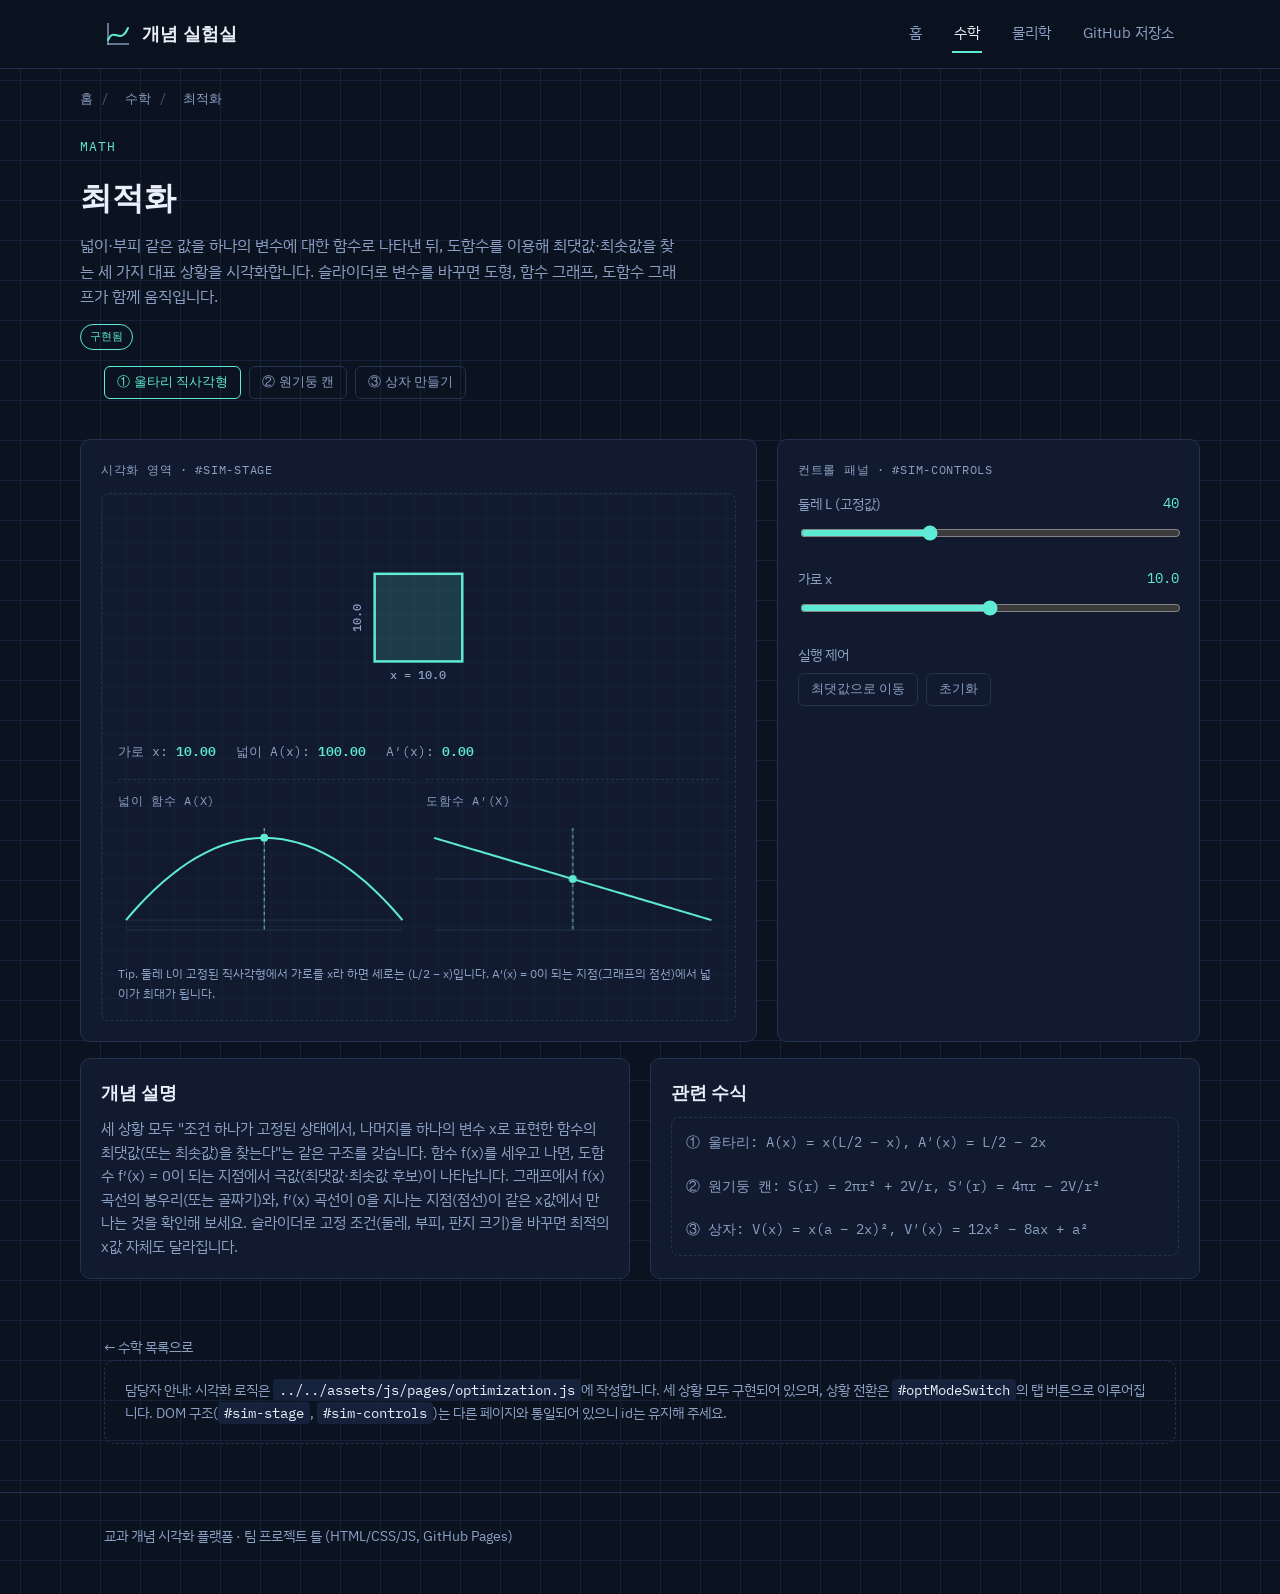
<file: pages/math/optimization.html>
<!DOCTYPE html>
<html lang="ko">
<head>
<meta charset="UTF-8">
<meta name="viewport" content="width=device-width, initial-scale=1.0">
<title>최적화 | 개념 실험실</title>
<link rel="stylesheet" href="../../assets/css/style.css">
<style>
  /* ============================================================
     이 페이지(최적화) 전용 보조 스타일.
     공용 style.css는 수정하지 않고, 여기서 레이아웃만 보완합니다.
     색상/폰트는 모두 style.css의 CSS 변수를 그대로 재사용합니다.
     ============================================================ */

  .mode-switch {
    display: flex;
    gap: 8px;
    margin-bottom: 16px;
    flex-wrap: wrap;
  }
  .mode-switch .btn-mini { cursor: pointer; }
  .mode-switch .btn-mini.is-active {
    border-color: var(--accent-math);
    color: var(--accent-math);
  }

  #sim-stage { padding: 0; border: none; background: none; }

  .opt-scene-panel {
    display: flex;
    flex-direction: column;
    gap: 16px;
    padding: 16px;
    border: 1px dashed var(--border);
    border-radius: 8px;
    background:
      linear-gradient(var(--bg-grid) 1px, transparent 1px),
      linear-gradient(90deg, var(--bg-grid) 1px, transparent 1px);
    background-size: 24px 24px;
  }

  .opt-canvas { width: 100%; height: auto; display: block; border-radius: 6px; }

  .opt-readout {
    display: flex;
    flex-wrap: wrap;
    gap: 8px 20px;
    font-family: var(--font-mono);
    font-size: 0.8rem;
    color: var(--ink-muted);
  }
  .opt-readout b { color: var(--accent-math); font-weight: 600; }

  .opt-graphs {
    display: grid;
    grid-template-columns: 1fr 1fr;
    gap: 16px;
  }
  @media (max-width: 620px) {
    .opt-graphs { grid-template-columns: 1fr; }
  }

  .opt-graph-block { border-top: 1px dashed var(--border); padding-top: 12px; }
  .opt-graph-label {
    font-family: var(--font-mono);
    font-size: 0.72rem;
    color: var(--ink-muted);
    text-transform: uppercase;
    letter-spacing: 0.06em;
    margin: 0 0 8px;
  }
  .opt-graph-canvas { width: 100%; height: 130px; display: block; }

  .opt-hint { font-size: 0.78rem; color: var(--ink-muted); margin: 0; }

  .opt-slider-row {
    display: flex;
    align-items: center;
    justify-content: space-between;
    margin-bottom: 8px;
  }
  .opt-value {
    font-family: var(--font-mono);
    color: var(--accent-math);
    font-size: 0.85rem;
  }
  .opt-slider { width: 100%; accent-color: var(--accent-math); }
</style>
</head>
<body>

<header class="site-header">
  <div class="wrap nav">
    <a class="brand" href="../../index.html">
      <svg class="brand-mark" viewBox="0 0 28 28" xmlns="http://www.w3.org/2000/svg">
        <line x1="3" y1="24" x2="25" y2="24" stroke="#8ca0c4" stroke-width="1.4"/>
        <line x1="4" y1="25" x2="4" y2="3" stroke="#8ca0c4" stroke-width="1.4"/>
        <path d="M4 20 C10 6, 16 26, 24 8" fill="none" stroke="#5eead4" stroke-width="2" stroke-linecap="round"/>
      </svg>
      개념 실험실
    </a>
    <nav class="nav-links" id="navLinks">
      <a href="../../index.html">홈</a>
      <a href="../../math.html" aria-current="page">수학</a>
      <a href="../../physics.html">물리학</a>
      <a href="https://github.com/HyoyangIsBestHighschool/Visualizing" target="_blank" rel="noopener">GitHub 저장소</a>
    </nav>
    <button class="nav-toggle" aria-label="메뉴 열기" aria-expanded="false">☰</button>
  </div>
</header>

<main>
  <p class="wrap breadcrumb">
    <a href="../../index.html">홈</a><span class="sep">/</span>
    <a href="../../math.html">수학</a><span class="sep">/</span>
    최적화
  </p>

  <section class="wrap sim-header">
    <p class="eyebrow">MATH</p>
    <h1>최적화</h1>
    <p class="desc">넓이·부피 같은 값을 하나의 변수에 대한 함수로 나타낸 뒤, 도함수를 이용해 최댓값·최솟값을 찾는 세 가지 대표 상황을 시각화합니다. 슬라이더로 변수를 바꾸면 도형, 함수 그래프, 도함수 그래프가 함께 움직입니다.</p>
    <div class="status-row">
      <span class="badge badge-open">구현됨</span>
    </div>
  </section>

  <section class="wrap" style="padding-top: 8px;">
    <div class="mode-switch" id="optModeSwitch" role="tablist" aria-label="최적화 상황 선택">
      <button class="btn-mini is-active" type="button" data-mode="fence" role="tab" aria-selected="true">① 울타리 직사각형</button>
      <button class="btn-mini" type="button" data-mode="cylinder" role="tab" aria-selected="false">② 원기둥 캔</button>
      <button class="btn-mini" type="button" data-mode="box" role="tab" aria-selected="false">③ 상자 만들기</button>
    </div>
  </section>

  <section class="wrap sim-layout">
    <div class="panel">
      <p class="panel-label">시각화 영역 · #sim-stage</p>

      <div id="sim-stage">
        <!-- ① 울타리 직사각형 -->
        <div id="optStageFence" class="opt-scene-panel">
          <canvas id="optFenceShapeCanvas" class="opt-canvas" width="640" height="220" aria-label="둘레가 고정된 직사각형 울타리"></canvas>

          <div class="opt-readout">
            <span>가로 x: <b id="optFenceXReadout">0</b></span>
            <span>넓이 A(x): <b id="optFenceAreaReadout">0</b></span>
            <span>A′(x): <b id="optFenceDerivReadout">0</b></span>
          </div>

          <div class="opt-graphs">
            <div class="opt-graph-block">
              <p class="opt-graph-label">넓이 함수 A(x)</p>
              <canvas id="optFenceGraphF" class="opt-canvas opt-graph-canvas" width="320" height="130"></canvas>
            </div>
            <div class="opt-graph-block">
              <p class="opt-graph-label">도함수 A′(x)</p>
              <canvas id="optFenceGraphFPrime" class="opt-canvas opt-graph-canvas" width="320" height="130"></canvas>
            </div>
          </div>

          <p class="opt-hint">Tip. 둘레 L이 고정된 직사각형에서 가로를 x라 하면 세로는 (L/2 − x)입니다. A′(x) = 0이 되는 지점(그래프의 점선)에서 넓이가 최대가 됩니다.</p>
        </div>

        <!-- ② 원기둥 캔 -->
        <div id="optStageCylinder" class="opt-scene-panel" style="display: none;">
          <canvas id="optCylinderShapeCanvas" class="opt-canvas" width="640" height="220" aria-label="부피가 고정된 원기둥 캔의 단면"></canvas>

          <div class="opt-readout">
            <span>반지름 r: <b id="optCylinderRReadout">0</b></span>
            <span>표면적 S(r): <b id="optCylinderSReadout">0</b></span>
            <span>S′(r): <b id="optCylinderDerivReadout">0</b></span>
          </div>

          <div class="opt-graphs">
            <div class="opt-graph-block">
              <p class="opt-graph-label">표면적 함수 S(r)</p>
              <canvas id="optCylinderGraphF" class="opt-canvas opt-graph-canvas" width="320" height="130"></canvas>
            </div>
            <div class="opt-graph-block">
              <p class="opt-graph-label">도함수 S′(r)</p>
              <canvas id="optCylinderGraphFPrime" class="opt-canvas opt-graph-canvas" width="320" height="130"></canvas>
            </div>
          </div>

          <p class="opt-hint">Tip. 부피 V가 고정된 원기둥에서 반지름을 r이라 하면 높이는 V/(πr²)입니다. 표면적 S(r) = 2πr² + 2V/r을 최소로 하는 r을 찾습니다.</p>
        </div>

        <!-- ③ 상자 만들기 -->
        <div id="optStageBox" class="opt-scene-panel" style="display: none;">
          <canvas id="optBoxShapeCanvas" class="opt-canvas" width="640" height="220" aria-label="정사각형 판지에서 모서리를 잘라 만든 상자"></canvas>

          <div class="opt-readout">
            <span>자르는 길이 x: <b id="optBoxXReadout">0</b></span>
            <span>부피 V(x): <b id="optBoxVReadout">0</b></span>
            <span>V′(x): <b id="optBoxDerivReadout">0</b></span>
          </div>

          <div class="opt-graphs">
            <div class="opt-graph-block">
              <p class="opt-graph-label">부피 함수 V(x)</p>
              <canvas id="optBoxGraphF" class="opt-canvas opt-graph-canvas" width="320" height="130"></canvas>
            </div>
            <div class="opt-graph-block">
              <p class="opt-graph-label">도함수 V′(x)</p>
              <canvas id="optBoxGraphFPrime" class="opt-canvas opt-graph-canvas" width="320" height="130"></canvas>
            </div>
          </div>

          <p class="opt-hint">Tip. 한 변이 a인 정사각형 판지의 네 모서리에서 변의 길이 x인 정사각형을 잘라내고 접으면 부피 V(x) = x(a − 2x)²인 뚜껑 없는 상자가 됩니다.</p>
        </div>
      </div>
    </div>

    <div class="panel">
      <p class="panel-label">컨트롤 패널 · #sim-controls</p>
      <div id="sim-controls">
        <!-- ① 울타리 직사각형 컨트롤 -->
        <div id="optControlsFence">
          <div class="control-group">
            <div class="opt-slider-row">
              <label for="optFenceL" style="margin:0;">둘레 L (고정값)</label>
              <span class="opt-value" id="optFenceLValue">40</span>
            </div>
            <input type="range" id="optFenceL" class="opt-slider" min="20" max="80" step="2" value="40">
          </div>
          <div class="control-group">
            <div class="opt-slider-row">
              <label for="optFenceX" style="margin:0;">가로 x</label>
              <span class="opt-value" id="optFenceXValue">10</span>
            </div>
            <input type="range" id="optFenceX" class="opt-slider" min="0.5" max="19.5" step="0.1" value="10">
          </div>
          <div class="control-group">
            <label>실행 제어</label>
            <div class="control-fake-buttons">
              <button class="btn-mini" type="button" id="optFenceMaxBtn">최댓값으로 이동</button>
              <button class="btn-mini" type="button" id="optFenceResetBtn">초기화</button>
            </div>
          </div>
        </div>

        <!-- ② 원기둥 캔 컨트롤 -->
        <div id="optControlsCylinder" style="display: none;">
          <div class="control-group">
            <div class="opt-slider-row">
              <label for="optCylinderV" style="margin:0;">부피 V (고정값)</label>
              <span class="opt-value" id="optCylinderVValue">300</span>
            </div>
            <input type="range" id="optCylinderV" class="opt-slider" min="100" max="800" step="10" value="300">
          </div>
          <div class="control-group">
            <div class="opt-slider-row">
              <label for="optCylinderR" style="margin:0;">반지름 r</label>
              <span class="opt-value" id="optCylinderRValue">3.0</span>
            </div>
            <input type="range" id="optCylinderR" class="opt-slider" min="0.5" max="10" step="0.1" value="3">
          </div>
          <div class="control-group">
            <label>실행 제어</label>
            <div class="control-fake-buttons">
              <button class="btn-mini" type="button" id="optCylinderMinBtn">최솟값으로 이동</button>
              <button class="btn-mini" type="button" id="optCylinderResetBtn">초기화</button>
            </div>
          </div>
        </div>

        <!-- ③ 상자 만들기 컨트롤 -->
        <div id="optControlsBox" style="display: none;">
          <div class="control-group">
            <div class="opt-slider-row">
              <label for="optBoxA" style="margin:0;">판지 한 변 a (고정값)</label>
              <span class="opt-value" id="optBoxAValue">20</span>
            </div>
            <input type="range" id="optBoxA" class="opt-slider" min="10" max="40" step="1" value="20">
          </div>
          <div class="control-group">
            <div class="opt-slider-row">
              <label for="optBoxX" style="margin:0;">잘라내는 길이 x</label>
              <span class="opt-value" id="optBoxXValue">3.0</span>
            </div>
            <input type="range" id="optBoxX" class="opt-slider" min="0.1" max="9.9" step="0.1" value="3">
          </div>
          <div class="control-group">
            <label>실행 제어</label>
            <div class="control-fake-buttons">
              <button class="btn-mini" type="button" id="optBoxMaxBtn">최댓값으로 이동</button>
              <button class="btn-mini" type="button" id="optBoxResetBtn">초기화</button>
            </div>
          </div>
        </div>
      </div>
    </div>
  </section>

  <section class="wrap notes-grid">
    <div class="panel">
      <h3>개념 설명</h3>
      <p>
        세 상황 모두 "조건 하나가 고정된 상태에서, 나머지를 하나의 변수 x로 표현한 함수의 최댓값(또는 최솟값)을 찾는다"는 같은 구조를 갖습니다.
        함수 f(x)를 세우고 나면, 도함수 f′(x) = 0이 되는 지점에서 극값(최댓값·최솟값 후보)이 나타납니다.
        그래프에서 f(x) 곡선의 봉우리(또는 골짜기)와, f′(x) 곡선이 0을 지나는 지점(점선)이 같은 x값에서 만나는 것을 확인해 보세요.
        슬라이더로 고정 조건(둘레, 부피, 판지 크기)을 바꾸면 최적의 x값 자체도 달라집니다.
      </p>
    </div>
    <div class="panel">
      <h3>관련 수식</h3>
      <div class="formula-placeholder">
        ① 울타리: A(x) = x(L/2 − x), A′(x) = L/2 − 2x<br><br>
        ② 원기둥 캔: S(r) = 2πr² + 2V/r, S′(r) = 4πr − 2V/r²<br><br>
        ③ 상자: V(x) = x(a − 2x)², V′(x) = 12x² − 8ax + a²
      </div>
    </div>
  </section>

  <div class="wrap">
    <a class="back-link" href="../../math.html">&larr; 수학 목록으로</a>
  </div>

  <section class="wrap">
    <div class="dev-note">
      담당자 안내: 시각화 로직은 <code>../../assets/js/pages/optimization.js</code>에 작성합니다.
      세 상황 모두 구현되어 있으며, 상황 전환은 <code>#optModeSwitch</code>의 탭 버튼으로 이루어집니다.
      DOM 구조(<code>#sim-stage</code>, <code>#sim-controls</code>)는 다른 페이지와 통일되어 있으니 id는 유지해 주세요.
    </div>
  </section>
</main>

<footer class="site-footer">
  <div class="wrap">교과 개념 시각화 플랫폼 · 팀 프로젝트 틀 (HTML/CSS/JS, GitHub Pages)</div>
</footer>

<script src="../../assets/js/main.js"></script>
<script src="../../assets/js/pages/optimization.js"></script>
</body>
</html>
</file>
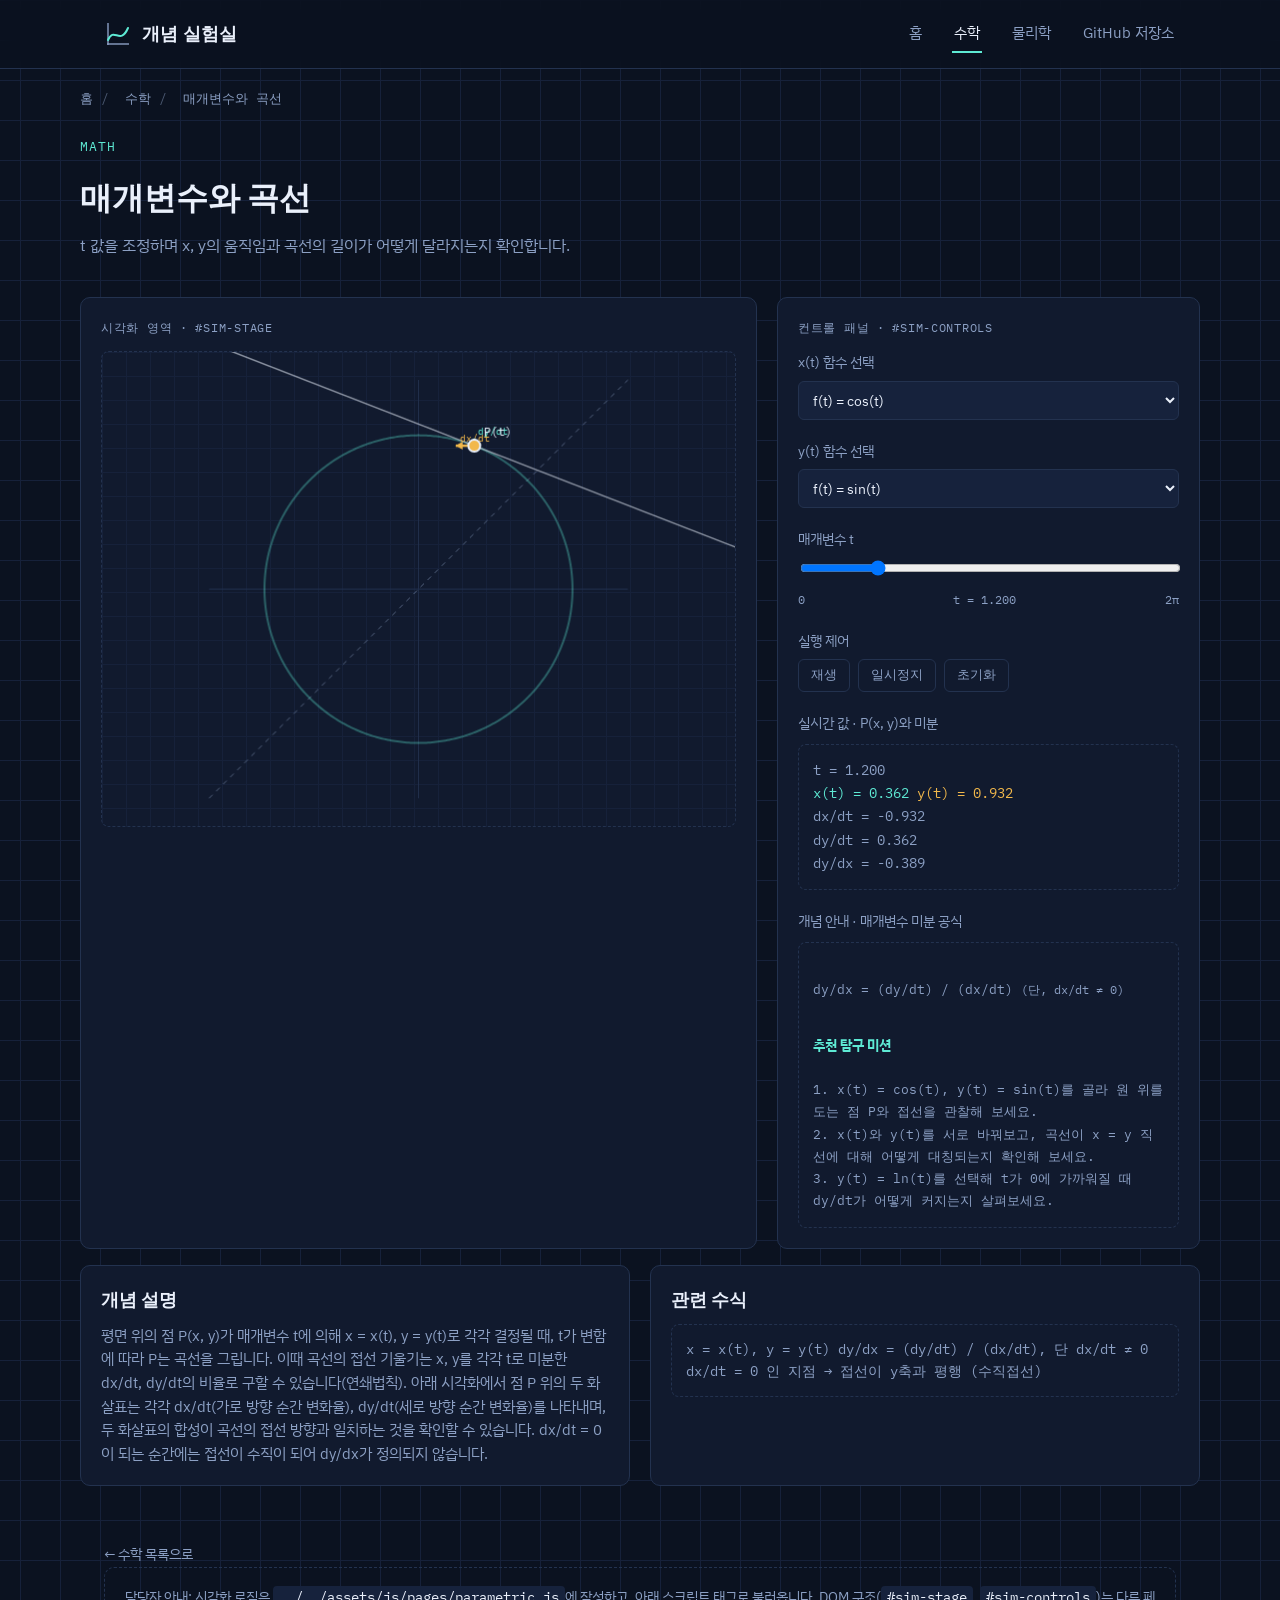
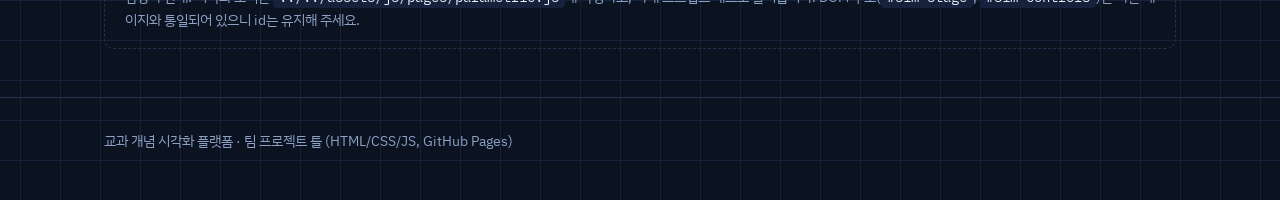
<file: pages/math/parametric.html>
<!DOCTYPE html>
<html lang="ko">
<head>
<meta charset="UTF-8">
<meta name="viewport" content="width=device-width, initial-scale=1.0">
<title>매개변수와 곡선 | 개념 실험실</title>
<link rel="stylesheet" href="../../assets/css/style.css">
<style>
  /* 이 페이지(매개변수와 곡선) 전용 보조 스타일. 공용 style.css의 변수만 사용합니다. */
  .pc-select {
    width: 100%;
    background: var(--panel-raised);
    color: var(--ink);
    border: 1px solid var(--border);
    border-radius: 6px;
    padding: 8px 10px;
    font-family: var(--font-body);
    font-size: 0.9rem;
  }
  .pc-select:focus-visible { outline: 2px solid var(--accent-math); outline-offset: 2px; }
  .pc-t-scale {
    display: flex;
    justify-content: space-between;
    font-family: var(--font-mono);
    font-size: 0.78rem;
    color: var(--ink-muted);
    margin-top: 6px;
  }
  .pc-readout {
    text-align: left;
    white-space: pre-line;
    line-height: 1.7;
  }
  .pc-readout .pc-x { color: var(--accent-math); }
  .pc-readout .pc-y { color: var(--accent-physics); }
  .pc-domain-note {
    font-size: 0.78rem;
    color: var(--accent-physics);
    margin: 8px 0 0;
    line-height: 1.5;
  }
  .pc-help {
    white-space: pre-line;
    line-height: 1.7;
    font-size: 0.82rem;
  }
  .pc-help strong {
    display: block;
    margin-top: 10px;
    color: var(--accent-math);
    font-family: var(--font-body);
    font-size: 0.85rem;
  }
  .pc-help-note { color: var(--ink-muted); font-size: 0.78rem; }
  #pc-canvas { touch-action: none; }
</style>
</head>
<body>

<header class="site-header">
  <div class="wrap nav">
    <a class="brand" href="../../index.html">
      <svg class="brand-mark" viewBox="0 0 28 28" xmlns="http://www.w3.org/2000/svg">
        <line x1="3" y1="24" x2="25" y2="24" stroke="#8ca0c4" stroke-width="1.4"/>
        <line x1="4" y1="25" x2="4" y2="3" stroke="#8ca0c4" stroke-width="1.4"/>
        <path d="M4 20 C10 6, 16 26, 24 8" fill="none" stroke="#5eead4" stroke-width="2" stroke-linecap="round"/>
      </svg>
      개념 실험실
    </a>
    <nav class="nav-links" id="navLinks">
      <a href="../../index.html">홈</a>
      <a href="../../math.html" aria-current="page">수학</a>
      <a href="../../physics.html" >물리학</a>
      <a href="https://github.com/HyoyangIsBestHighschool/Visualizing" target="_blank" rel="noopener">GitHub 저장소</a>
    </nav>
    <button class="nav-toggle" aria-label="메뉴 열기" aria-expanded="false">☰</button>
  </div>
</header>

<main>
  <p class="wrap breadcrumb">
    <a href="../../index.html">홈</a><span class="sep">/</span>
    <a href="../../math.html">수학</a><span class="sep">/</span>
    매개변수와 곡선
  </p>

  <section class="wrap sim-header">
    <p class="eyebrow ">MATH</p>
    <h1>매개변수와 곡선</h1>
    <p class="desc">t 값을 조정하며 x, y의 움직임과 곡선의 길이가 어떻게 달라지는지 확인합니다.</p>
  </section>

  <section class="wrap sim-layout">
    <div class="panel">
      <p class="panel-label">시각화 영역 · #sim-stage</p>
      <div class="stage-placeholder" id="sim-stage" style="padding:0; overflow:hidden;">
        <canvas id="pc-canvas" style="width:100%; height:100%; display:block;"></canvas>
      </div>
    </div>

    <div class="panel">
      <p class="panel-label">컨트롤 패널 · #sim-controls</p>
      <div id="sim-controls">
        <div class="control-group">
          <label for="pc-fn-x">x(t) 함수 선택</label>
          <select id="pc-fn-x" class="pc-select"></select>
        </div>
        <div class="control-group">
          <label for="pc-fn-y">y(t) 함수 선택</label>
          <select id="pc-fn-y" class="pc-select"></select>
        </div>
        <div class="control-group">
          <label for="pc-t-slider">매개변수 t</label>
          <input type="range" id="pc-t-slider" min="0" max="6.283185307179586" step="0.0015" value="1.2" style="width:100%;">
          <div class="pc-t-scale">
            <span id="pc-t-min-label">0</span>
            <span id="pc-t-value">t = 1.200</span>
            <span id="pc-t-max-label">2π</span>
          </div>
          <p id="pc-domain-note" class="pc-domain-note" hidden>
            선택한 함수에 로그가 포함되어 있어 t는 0보다 큰 값에서만 정의됩니다.
            안전을 위해 t의 최소값을 0.1로 자동 제한했습니다.
          </p>
        </div>
        <div class="control-group">
          <label>실행 제어</label>
          <div class="control-fake-buttons">
            <button class="btn-mini" id="pc-btn-play" type="button">재생</button>
            <button class="btn-mini" id="pc-btn-pause" type="button">일시정지</button>
            <button class="btn-mini" id="pc-btn-reset" type="button">초기화</button>
          </div>
        </div>
        <div class="control-group">
          <label>실시간 값 · P(x, y)와 미분</label>
          <div class="formula-placeholder pc-readout" id="pc-readout"></div>
        </div>
        <div class="control-group">
          <label>개념 안내 · 매개변수 미분 공식</label>
          <div class="formula-placeholder pc-help">
            dy/dx = (dy/dt) / (dx/dt)   <span class="pc-help-note">(단, dx/dt ≠ 0)</span>

            <strong>추천 탐구 미션</strong>
            1. x(t) = cos(t), y(t) = sin(t)를 골라 원 위를 도는 점 P와 접선을 관찰해 보세요.
            2. x(t)와 y(t)를 서로 바꿔보고, 곡선이 x = y 직선에 대해 어떻게 대칭되는지 확인해 보세요.
            3. y(t) = ln(t)를 선택해 t가 0에 가까워질 때 dy/dt가 어떻게 커지는지 살펴보세요.
          </div>
        </div>
      </div>
    </div>
  </section>

  <section class="wrap notes-grid">
    <div class="panel">
      <h3>개념 설명</h3>
      <p>
        평면 위의 점 P(x, y)가 매개변수 t에 의해 x = x(t), y = y(t)로 각각 결정될 때,
        t가 변함에 따라 P는 곡선을 그립니다. 이때 곡선의 접선 기울기는 x, y를
        각각 t로 미분한 dx/dt, dy/dt의 비율로 구할 수 있습니다(연쇄법칙).
        아래 시각화에서 점 P 위의 두 화살표는 각각 dx/dt(가로 방향 순간 변화율),
        dy/dt(세로 방향 순간 변화율)를 나타내며, 두 화살표의 합성이 곡선의
        접선 방향과 일치하는 것을 확인할 수 있습니다. dx/dt = 0이 되는 순간에는
        접선이 수직이 되어 dy/dx가 정의되지 않습니다.
      </p>
    </div>
    <div class="panel">
      <h3>관련 수식</h3>
      <div class="formula-placeholder">
        x = x(t),  y = y(t)

        dy/dx = (dy/dt) / (dx/dt),  단 dx/dt ≠ 0

        dx/dt = 0 인 지점 → 접선이 y축과 평행 (수직접선)
      </div>
    </div>
  </section>

  <div class="wrap">
    <a class="back-link" href="../../math.html">&larr; 수학 목록으로</a>
  </div>

  <section class="wrap">
    <div class="dev-note">
      담당자 안내: 시각화 로직은 <code>../../assets/js/pages/parametric.js</code>에 작성하고, 아래 스크립트 태그로 불러옵니다.
      DOM 구조(<code>#sim-stage</code>, <code>#sim-controls</code>)는 다른 페이지와 통일되어 있으니 id는 유지해 주세요.
    </div>
  </section>
</main>

<footer class="site-footer">
  <div class="wrap">교과 개념 시각화 플랫폼 · 팀 프로젝트 틀 (HTML/CSS/JS, GitHub Pages)</div>
</footer>

<script src="../../assets/js/main.js"></script>
<script src="../../assets/js/pages/parametric.js"></script>
</body>
</html>
</file>
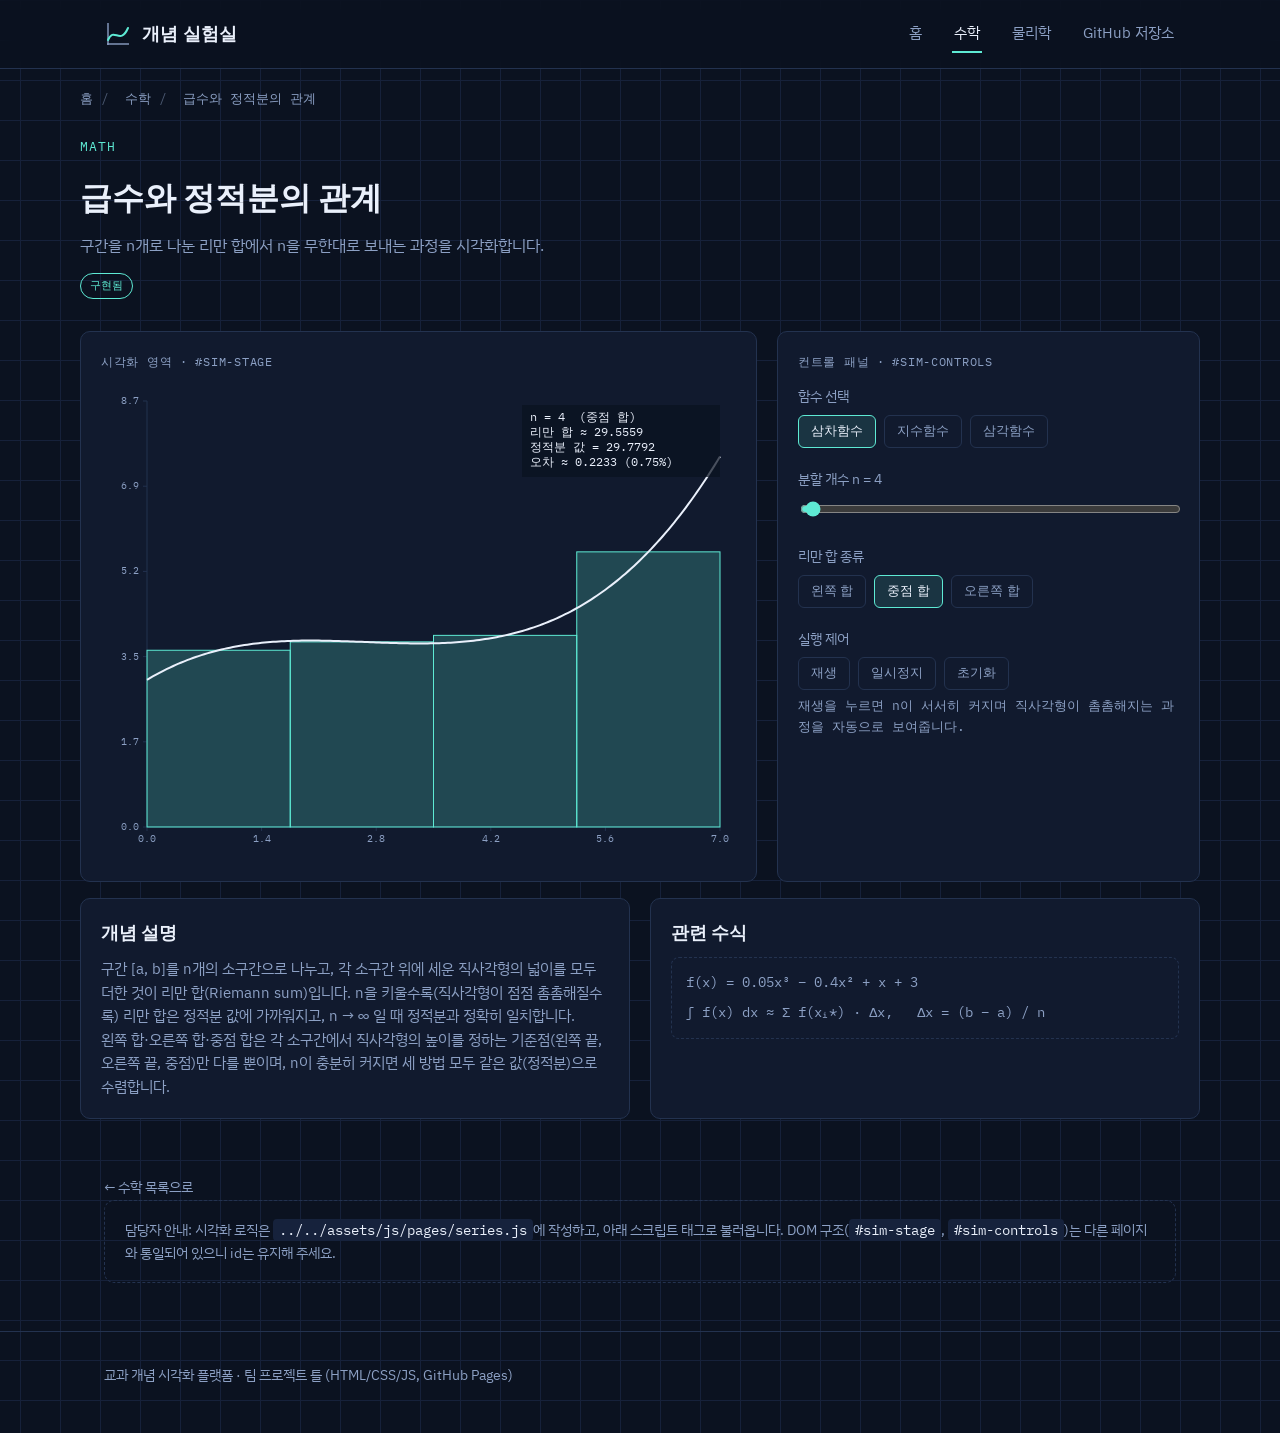
<file: pages/math/series.html>
<!DOCTYPE html>
<html lang="ko">
<head>
<meta charset="UTF-8">
<meta name="viewport" content="width=device-width, initial-scale=1.0">
<title>급수와 정적분의 관계 | 개념 실험실</title>
<link rel="stylesheet" href="../../assets/css/style.css">
<style>
  /* 이 페이지 전용 보조 스타일입니다. 새 색상을 만들지 않고
     style.css에 정의된 CSS 변수(--accent-math, --border, --ink 등)만 사용합니다. */
  #sim-stage {
    padding: 0;
    overflow: hidden;
  }
  #sim-stage canvas {
    width: 100%;
    aspect-ratio: 4 / 3;
    display: block;
    border-radius: 8px;
  }
  .fn-buttons,
  .sum-buttons {
    display: flex;
    gap: 8px;
    flex-wrap: wrap;
  }
  .btn-mini.is-active {
    border-color: var(--accent-math);
    color: var(--ink);
    background: rgba(94, 234, 212, 0.12);
  }
  #nSlider {
    width: 100%;
    accent-color: var(--accent-math);
    margin-top: 4px;
  }
  .value-readout {
    font-family: var(--font-mono);
    font-size: 0.8rem;
    color: var(--ink-muted);
    margin-top: 6px;
  }
</style>
</head>
<body>

<header class="site-header">
  <div class="wrap nav">
    <a class="brand" href="../../index.html">
      <svg class="brand-mark" viewBox="0 0 28 28" xmlns="http://www.w3.org/2000/svg">
        <line x1="3" y1="24" x2="25" y2="24" stroke="#8ca0c4" stroke-width="1.4"/>
        <line x1="4" y1="25" x2="4" y2="3" stroke="#8ca0c4" stroke-width="1.4"/>
        <path d="M4 20 C10 6, 16 26, 24 8" fill="none" stroke="#5eead4" stroke-width="2" stroke-linecap="round"/>
      </svg>
      개념 실험실
    </a>
    <nav class="nav-links" id="navLinks">
      <a href="../../index.html">홈</a>
      <a href="../../math.html" aria-current="page">수학</a>
      <a href="../../physics.html">물리학</a>
      <a href="https://github.com/HyoyangIsBestHighschool/Visualizing" target="_blank" rel="noopener">GitHub 저장소</a>
    </nav>
    <button class="nav-toggle" aria-label="메뉴 열기" aria-expanded="false">☰</button>
  </div>
</header>

<main>
  <p class="wrap breadcrumb">
    <a href="../../index.html">홈</a><span class="sep">/</span>
    <a href="../../math.html">수학</a><span class="sep">/</span>
    급수와 정적분의 관계
  </p>

  <section class="wrap sim-header">
    <p class="eyebrow">MATH</p>
    <h1>급수와 정적분의 관계</h1>
    <p class="desc">구간을 n개로 나눈 리만 합에서 n을 무한대로 보내는 과정을 시각화합니다.</p>
    <div class="status-row">
      <span class="badge badge-open">구현됨</span>
    </div>
  </section>

  <section class="wrap sim-layout">
    <div class="panel">
      <p class="panel-label">시각화 영역 · #sim-stage</p>
      <div id="sim-stage">
        <canvas id="simCanvas" role="img" aria-label="선택한 함수에 대한 리만 합 직사각형과 곡선 시각화"></canvas>
      </div>
    </div>

    <div class="panel">
      <p class="panel-label">컨트롤 패널 · #sim-controls</p>
      <div id="sim-controls">
        <div class="control-group">
          <label>함수 선택</label>
          <div class="fn-buttons" role="group" aria-label="함수 선택">
            <button class="btn-mini is-active" type="button" data-fn="cubic" aria-pressed="true">삼차함수</button>
            <button class="btn-mini" type="button" data-fn="exp" aria-pressed="false">지수함수</button>
            <button class="btn-mini" type="button" data-fn="trig" aria-pressed="false">삼각함수</button>
          </div>
        </div>

        <div class="control-group">
          <label for="nSlider">분할 개수 n = <span id="nValue">4</span></label>
          <input type="range" id="nSlider" min="1" max="200" step="1" value="4">
        </div>

        <div class="control-group">
          <label>리만 합 종류</label>
          <div class="sum-buttons" role="group" aria-label="리만 합 종류">
            <button class="btn-mini" type="button" data-sum="left" aria-pressed="false">왼쪽 합</button>
            <button class="btn-mini is-active" type="button" data-sum="mid" aria-pressed="true">중점 합</button>
            <button class="btn-mini" type="button" data-sum="right" aria-pressed="false">오른쪽 합</button>
          </div>
        </div>

        <div class="control-group">
          <label>실행 제어</label>
          <div class="control-fake-buttons">
            <button class="btn-mini" type="button" id="playBtn">재생</button>
            <button class="btn-mini" type="button" id="pauseBtn">일시정지</button>
            <button class="btn-mini" type="button" id="resetBtn">초기화</button>
          </div>
          <p class="value-readout">재생을 누르면 n이 서서히 커지며 직사각형이 촘촘해지는 과정을 자동으로 보여줍니다.</p>
        </div>
      </div>
    </div>
  </section>

  <section class="wrap notes-grid">
    <div class="panel">
      <h3>개념 설명</h3>
      <p>
        구간 [a, b]를 n개의 소구간으로 나누고, 각 소구간 위에 세운 직사각형의 넓이를 모두 더한 것이
        리만 합(Riemann sum)입니다. n을 키울수록(직사각형이 점점 촘촘해질수록) 리만 합은 정적분 값에
        가까워지고, n &rarr; &infin; 일 때 정적분과 정확히 일치합니다.
      </p>
      <p>
        왼쪽 합·오른쪽 합·중점 합은 각 소구간에서 직사각형의 높이를 정하는 기준점(왼쪽 끝, 오른쪽 끝,
        중점)만 다를 뿐이며, n이 충분히 커지면 세 방법 모두 같은 값(정적분)으로 수렴합니다.
      </p>
    </div>
    <div class="panel">
      <h3>관련 수식</h3>
      <div class="formula-placeholder">
        <div id="currentFormula">f(x) = 0.05x³ − 0.4x² + x + 3</div>
        <div style="margin-top: 8px;">∫ f(x) dx ≈ Σ f(xᵢ*) · Δx, &nbsp; Δx = (b − a) / n</div>
      </div>
    </div>
  </section>

  <div class="wrap">
    <a class="back-link" href="../../math.html">&larr; 수학 목록으로</a>
  </div>

  <section class="wrap">
    <div class="dev-note">
      담당자 안내: 시각화 로직은 <code>../../assets/js/pages/series.js</code>에 작성하고, 아래 스크립트 태그로 불러옵니다.
      DOM 구조(<code>#sim-stage</code>, <code>#sim-controls</code>)는 다른 페이지와 통일되어 있으니 id는 유지해 주세요.
    </div>
  </section>
</main>

<footer class="site-footer">
  <div class="wrap">교과 개념 시각화 플랫폼 · 팀 프로젝트 틀 (HTML/CSS/JS, GitHub Pages)</div>
</footer>

<script src="../../assets/js/main.js"></script>
<script src="../../assets/js/pages/series.js"></script>
</body>
</html>
</file>
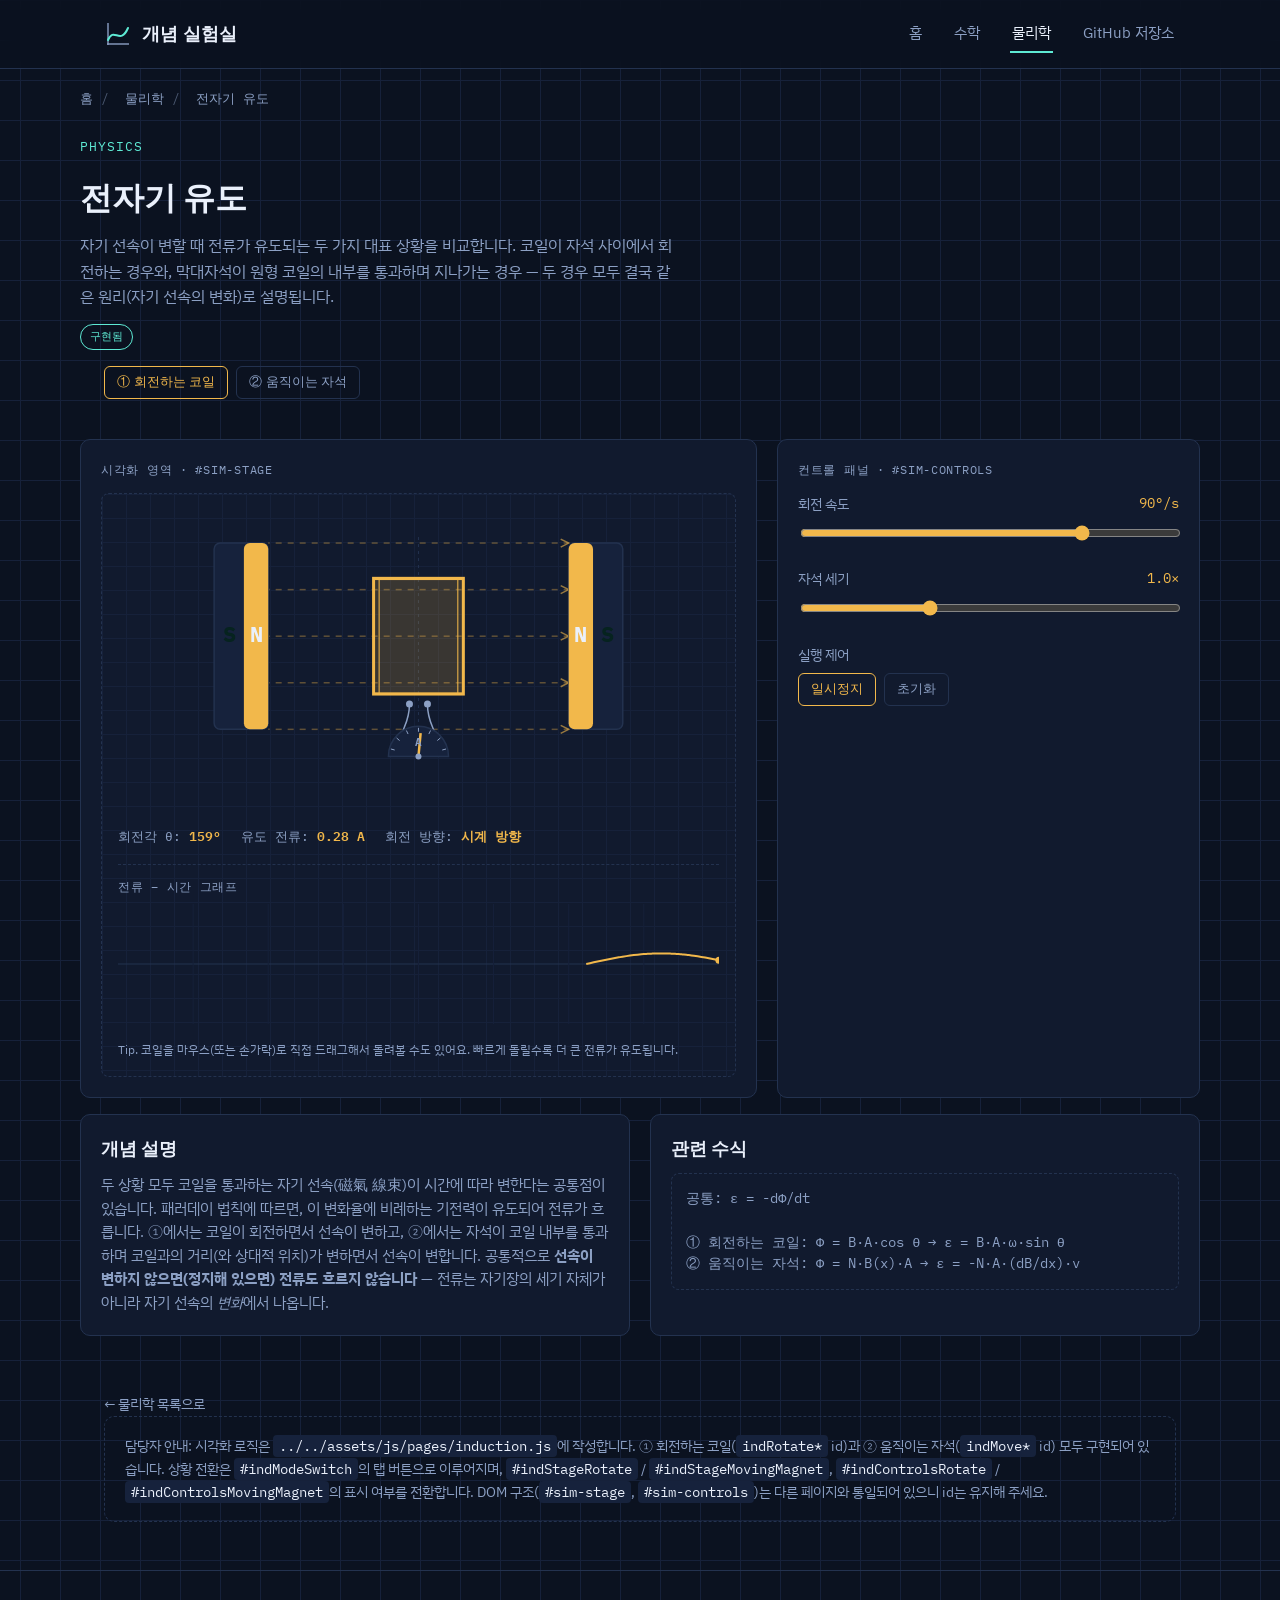
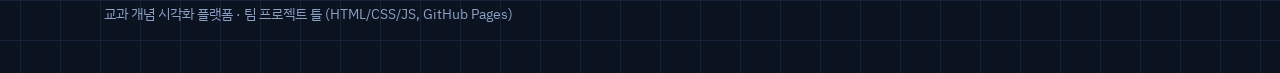
<file: pages/physics/induction.html>
<!DOCTYPE html>
<html lang="ko">
<head>
<meta charset="UTF-8">
<meta name="viewport" content="width=device-width, initial-scale=1.0">
<title>전자기 유도 | 개념 실험실</title>
<link rel="stylesheet" href="../../assets/css/style.css">
<style>
  /* ============================================================
     이 페이지(전자기 유도) 전용 보조 스타일.
     공용 style.css는 수정하지 않고, 여기서 레이아웃만 보완합니다.
     색상/폰트는 모두 style.css의 CSS 변수를 그대로 재사용합니다.
     ============================================================ */

  /* 상황 전환 탭 */
  .mode-switch {
    display: flex;
    gap: 8px;
    margin-bottom: 16px;
    flex-wrap: wrap;
  }
  .mode-switch .btn-mini {
    cursor: pointer;
  }
  .mode-switch .btn-mini.is-active {
    border-color: var(--accent-physics);
    color: var(--accent-physics);
  }

  #sim-stage {
    padding: 0;
    border: none;
    background: none;
  }

  .ind-scene-panel {
    display: flex;
    flex-direction: column;
    gap: 16px;
    padding: 16px;
    border: 1px dashed var(--border);
    border-radius: 8px;
    background:
      linear-gradient(var(--bg-grid) 1px, transparent 1px),
      linear-gradient(90deg, var(--bg-grid) 1px, transparent 1px);
    background-size: 24px 24px;
  }

  .ind-scene-wrap { width: 100%; line-height: 0; }

  .ind-canvas {
    width: 100%;
    height: auto;
    display: block;
    border-radius: 6px;
  }
  #indRotateSceneCanvas { cursor: grab; touch-action: none; }
  #indRotateSceneCanvas:active { cursor: grabbing; }
  #indMoveSceneCanvas { cursor: grab; touch-action: none; }
  #indMoveSceneCanvas:active { cursor: grabbing; }

  .ind-readout {
    display: flex;
    flex-wrap: wrap;
    gap: 8px 20px;
    font-family: var(--font-mono);
    font-size: 0.8rem;
    color: var(--ink-muted);
  }
  .ind-readout b { color: var(--accent-physics); font-weight: 600; }

  .ind-graph-wrap {
    border-top: 1px dashed var(--border);
    padding-top: 12px;
  }
  .ind-graph-label {
    font-family: var(--font-mono);
    font-size: 0.75rem;
    color: var(--ink-muted);
    text-transform: uppercase;
    letter-spacing: 0.06em;
    margin: 0 0 8px;
  }
  .ind-graph-canvas { width: 100%; height: 120px; display: block; }

  .ind-hint {
    font-size: 0.78rem;
    color: var(--ink-muted);
    margin: 0;
  }

  .ind-slider-row {
    display: flex;
    align-items: center;
    justify-content: space-between;
    margin-bottom: 8px;
  }
  .ind-value {
    font-family: var(--font-mono);
    color: var(--accent-physics);
    font-size: 0.85rem;
  }
  .ind-slider {
    width: 100%;
    accent-color: var(--accent-physics);
  }

  #indRotatePlayBtn.is-playing {
    border-color: var(--accent-physics);
    color: var(--accent-physics);
  }
  #indMovePlayBtn.is-playing {
    border-color: var(--accent-physics);
    color: var(--accent-physics);
  }
</style>
</head>
<body>

<header class="site-header">
  <div class="wrap nav">
    <a class="brand" href="../../index.html">
      <svg class="brand-mark" viewBox="0 0 28 28" xmlns="http://www.w3.org/2000/svg">
        <line x1="3" y1="24" x2="25" y2="24" stroke="#8ca0c4" stroke-width="1.4"/>
        <line x1="4" y1="25" x2="4" y2="3" stroke="#8ca0c4" stroke-width="1.4"/>
        <path d="M4 20 C10 6, 16 26, 24 8" fill="none" stroke="#5eead4" stroke-width="2" stroke-linecap="round"/>
      </svg>
      개념 실험실
    </a>
    <nav class="nav-links" id="navLinks">
      <a href="../../index.html">홈</a>
      <a href="../../math.html">수학</a>
      <a href="../../physics.html" aria-current="page">물리학</a>
      <a href="https://github.com/HyoyangIsBestHighschool/Visualizing" target="_blank" rel="noopener">GitHub 저장소</a>
    </nav>
    <button class="nav-toggle" aria-label="메뉴 열기" aria-expanded="false">☰</button>
  </div>
</header>

<main>
  <p class="wrap breadcrumb">
    <a href="../../index.html">홈</a><span class="sep">/</span>
    <a href="../../physics.html">물리학</a><span class="sep">/</span>
    전자기 유도
  </p>

  <section class="wrap sim-header">
    <p class="eyebrow physics">PHYSICS</p>
    <h1>전자기 유도</h1>
    <p class="desc">자기 선속이 변할 때 전류가 유도되는 두 가지 대표 상황을 비교합니다. 코일이 자석 사이에서 회전하는 경우와, 막대자석이 원형 코일의 내부를 통과하며 지나가는 경우 — 두 경우 모두 결국 같은 원리(자기 선속의 변화)로 설명됩니다.</p>
    <div class="status-row">
      <span class="badge badge-open">구현됨</span>
    </div>
  </section>

  <section class="wrap" style="padding-top: 8px;">
    <div class="mode-switch" id="indModeSwitch" role="tablist" aria-label="전자기 유도 상황 선택">
      <button class="btn-mini is-active" type="button" data-mode="rotate" role="tab" aria-selected="true">① 회전하는 코일</button>
      <button class="btn-mini" type="button" data-mode="moving-magnet" role="tab" aria-selected="false">② 움직이는 자석</button>
    </div>
  </section>

  <section class="wrap sim-layout">
    <div class="panel">
      <p class="panel-label">시각화 영역 · #sim-stage</p>

      <div id="sim-stage">
        <!-- ① 회전하는 코일 (구현됨) -->
        <div id="indStageRotate" class="ind-scene-panel">
          <div class="ind-scene-wrap">
            <canvas id="indRotateSceneCanvas" class="ind-canvas" width="640" height="360" aria-label="두 자석 사이에서 회전하는 코일과 전류계"></canvas>
          </div>

          <div class="ind-readout">
            <span>회전각 θ: <b id="indRotateAngleReadout">0°</b></span>
            <span>유도 전류: <b id="indRotateCurrentReadout">0.00 A</b></span>
            <span>회전 방향: <b id="indRotateDirReadout">정지</b></span>
          </div>

          <div class="ind-graph-wrap">
            <p class="ind-graph-label">전류 – 시간 그래프</p>
            <canvas id="indRotateGraphCanvas" class="ind-canvas ind-graph-canvas" width="640" height="120" aria-label="시간에 따른 유도 전류 그래프"></canvas>
          </div>

          <p class="ind-hint">Tip. 코일을 마우스(또는 손가락)로 직접 드래그해서 돌려볼 수도 있어요. 빠르게 돌릴수록 더 큰 전류가 유도됩니다.</p>
        </div>

        <!-- ② 움직이는 자석 (구현됨) -->
        <div id="indStageMovingMagnet" class="ind-scene-panel" style="display: none;">
          <div class="ind-scene-wrap">
            <canvas id="indMoveSceneCanvas" class="ind-canvas" width="640" height="280" aria-label="원형 코일의 내부를 통과하며 움직이는 자석"></canvas>
          </div>

          <div class="ind-readout">
            <span>자석 위치 x: <b id="indMovePosReadout">0.0</b></span>
            <span>유도 전류: <b id="indMoveCurrentReadout">0.00 A</b></span>
            <span>이동 방향: <b id="indMoveDirReadout">정지</b></span>
          </div>

          <div class="ind-graph-wrap">
            <p class="ind-graph-label">전류 – 시간 그래프</p>
            <canvas id="indMoveGraphCanvas" class="ind-canvas ind-graph-canvas" width="640" height="120" aria-label="시간에 따른 유도 전류 그래프"></canvas>
          </div>

          <p class="ind-hint">Tip. 자석을 마우스(또는 손가락)로 직접 드래그해서 움직여볼 수도 있어요. 자석이 코일 내부를 통과하기 전과 후에 전류의 방향이 반대가 되는 것을 확인해 보세요.</p>
        </div>
      </div>
    </div>

    <div class="panel">
      <p class="panel-label">컨트롤 패널 · #sim-controls</p>
      <div id="sim-controls">
        <!-- ① 회전하는 코일 컨트롤 (구현됨) -->
        <div id="indControlsRotate">
          <div class="control-group">
            <div class="ind-slider-row">
              <label for="indRotateSpeed" style="margin:0;">회전 속도</label>
              <span class="ind-value" id="indRotateSpeedValue">90°/s</span>
            </div>
            <input type="range" id="indRotateSpeed" class="ind-slider" min="-180" max="180" step="5" value="90">
          </div>

          <div class="control-group">
            <div class="ind-slider-row">
              <label for="indRotateStrength" style="margin:0;">자석 세기</label>
              <span class="ind-value" id="indRotateStrengthValue">1.0×</span>
            </div>
            <input type="range" id="indRotateStrength" class="ind-slider" min="0.5" max="2" step="0.1" value="1">
          </div>

          <div class="control-group">
            <label>실행 제어</label>
            <div class="control-fake-buttons">
              <button class="btn-mini is-playing" type="button" id="indRotatePlayBtn">일시정지</button>
              <button class="btn-mini" type="button" id="indRotateResetBtn">초기화</button>
            </div>
          </div>
        </div>

        <!-- ② 움직이는 자석 컨트롤 (구현됨) -->
        <div id="indControlsMovingMagnet" style="display: none;">
          <div class="control-group">
            <div class="ind-slider-row">
              <label for="indMoveSpeed" style="margin:0;">자석 이동 속도</label>
              <span class="ind-value" id="indMoveSpeedValue">60/s</span>
            </div>
            <input type="range" id="indMoveSpeed" class="ind-slider" min="0" max="200" step="5" value="60">
          </div>

          <div class="control-group">
            <div class="ind-slider-row">
              <label for="indMoveStrength" style="margin:0;">자석 세기</label>
              <span class="ind-value" id="indMoveStrengthValue">1.0×</span>
            </div>
            <input type="range" id="indMoveStrength" class="ind-slider" min="0.5" max="2" step="0.1" value="1">
          </div>

          <div class="control-group">
            <div class="ind-slider-row">
              <label for="indMoveTurns" style="margin:0;">코일 감은 횟수 N</label>
              <span class="ind-value" id="indMoveTurnsValue">5회</span>
            </div>
            <input type="range" id="indMoveTurns" class="ind-slider" min="1" max="20" step="1" value="5">
          </div>

          <div class="control-group">
            <label>실행 제어</label>
            <div class="control-fake-buttons">
              <button class="btn-mini is-playing" type="button" id="indMovePlayBtn">일시정지</button>
              <button class="btn-mini" type="button" id="indMoveResetBtn">초기화</button>
            </div>
          </div>
        </div>
      </div>
    </div>
  </section>

  <section class="wrap notes-grid">
    <div class="panel">
      <h3>개념 설명</h3>
      <p>
        두 상황 모두 코일을 통과하는 자기 선속(磁氣 線束)이 시간에 따라 변한다는 공통점이 있습니다.
        패러데이 법칙에 따르면, 이 변화율에 비례하는 기전력이 유도되어 전류가 흐릅니다.
        ①에서는 코일이 회전하면서 선속이 변하고, ②에서는 자석이 코일 내부를 통과하며 코일과의 거리(와 상대적 위치)가 변하면서 선속이 변합니다.
        공통적으로 <strong>선속이 변하지 않으면(정지해 있으면) 전류도 흐르지 않습니다</strong> —
        전류는 자기장의 세기 자체가 아니라 자기 선속의 <em>변화</em>에서 나옵니다.
      </p>
    </div>
    <div class="panel">
      <h3>관련 수식</h3>
      <div class="formula-placeholder">
        공통: ε = -dΦ/dt<br><br>
        ① 회전하는 코일: Φ = B·A·cos θ → ε = B·A·ω·sin θ<br>
        ② 움직이는 자석: Φ = N·B(x)·A → ε = -N·A·(dB/dx)·v
      </div>
    </div>
  </section>

  <div class="wrap">
    <a class="back-link" href="../../physics.html">&larr; 물리학 목록으로</a>
  </div>

  <section class="wrap">
    <div class="dev-note">
      담당자 안내: 시각화 로직은 <code>../../assets/js/pages/induction.js</code>에 작성합니다.
      ① 회전하는 코일(<code>indRotate*</code> id)과 ② 움직이는 자석(<code>indMove*</code> id) 모두 구현되어 있습니다.
      상황 전환은 <code>#indModeSwitch</code>의 탭 버튼으로 이루어지며,
      <code>#indStageRotate</code> / <code>#indStageMovingMagnet</code>,
      <code>#indControlsRotate</code> / <code>#indControlsMovingMagnet</code>의 표시 여부를 전환합니다.
      DOM 구조(<code>#sim-stage</code>, <code>#sim-controls</code>)는 다른 페이지와 통일되어 있으니 id는 유지해 주세요.
    </div>
  </section>
</main>

<footer class="site-footer">
  <div class="wrap">교과 개념 시각화 플랫폼 · 팀 프로젝트 틀 (HTML/CSS/JS, GitHub Pages)</div>
</footer>

<script src="../../assets/js/main.js"></script>
<script src="../../assets/js/pages/induction.js"></script>
</body>
</html>
</file>
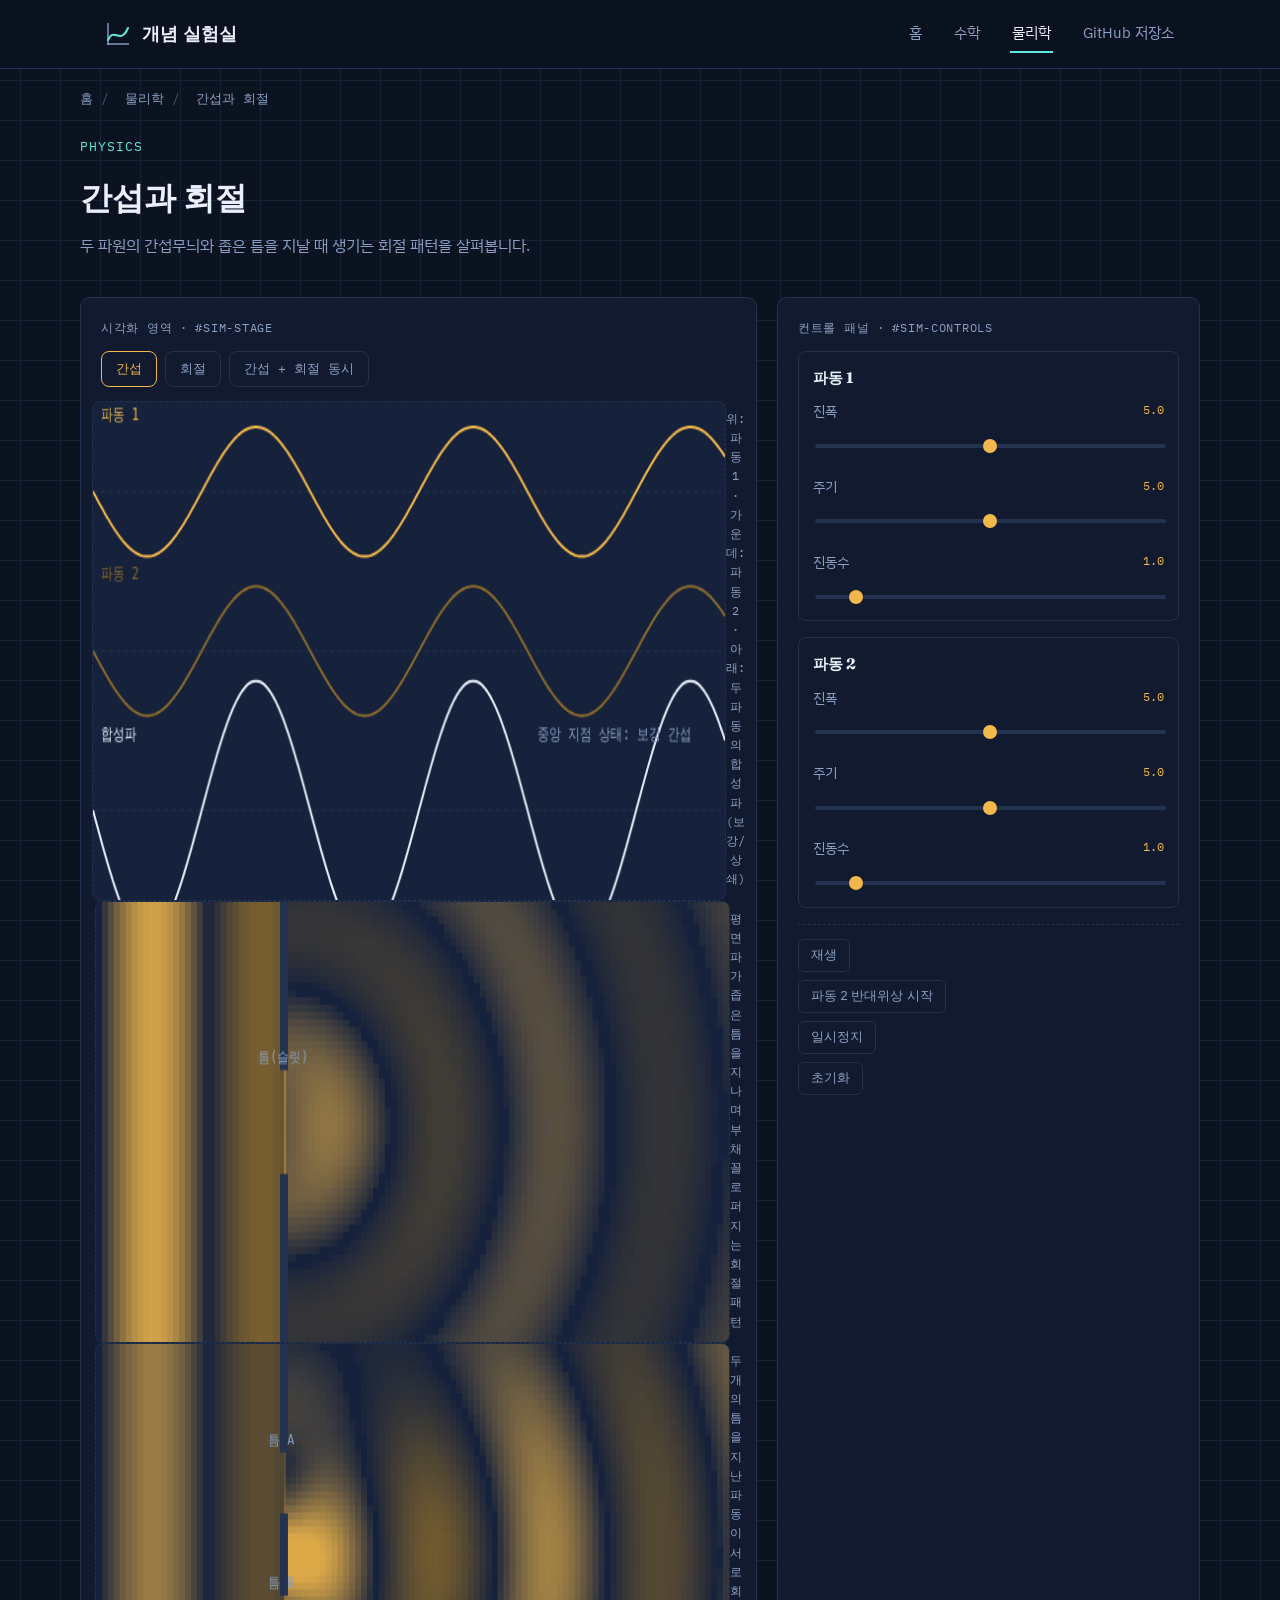
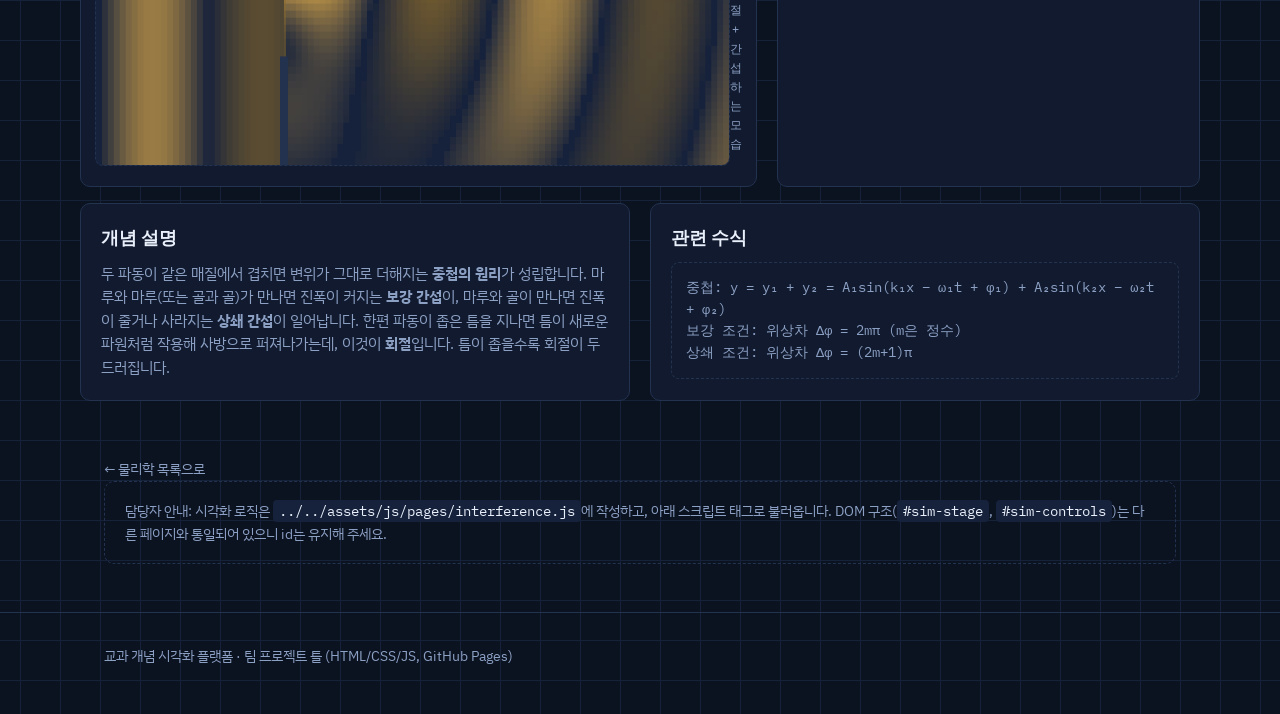
<file: pages/physics/interference.html>
<!DOCTYPE html>
<html lang="ko">
<head>
<meta charset="UTF-8">
<meta name="viewport" content="width=device-width, initial-scale=1.0">
<title>간섭과 회절 | 개념 실험실</title>
<link rel="stylesheet" href="../../assets/css/style.css">
<style>
  /* ============================================================
     이 시뮬레이션 전용 스타일입니다.
     assets/css/style.css는 건드리지 않고, 이미 정의된 CSS 변수만
     그대로 재사용합니다 (새 색상/폰트 값을 만들지 않았습니다).
     ============================================================ */

  .sim-tabs {
    display: flex;
    gap: 8px;
    margin-bottom: 14px;
    flex-wrap: wrap;
  }

  .sim-tab {
    font-family: var(--font-mono);
    font-size: 0.8rem;
    padding: 8px 14px;
    border-radius: 8px;
    border: 1px solid var(--border);
    background: transparent;
    color: var(--ink-muted);
    cursor: pointer;
    transition: border-color 0.15s ease, color 0.15s ease;
  }
  .sim-tab:hover { color: var(--ink); }
  .sim-tab.active {
    color: var(--accent-physics);
    border-color: var(--accent-physics);
  }

  .sim-scene { display: flex; justify-content: center; }

  .sim-scene canvas {
    width: 100%;
    height: auto;
    max-width: 640px;
    border: 1px dashed var(--border);
    border-radius: 8px;
    background: var(--panel-raised);
    display: block;
  }

  .sim-scene-caption {
    font-family: var(--font-mono);
    font-size: 0.75rem;
    color: var(--ink-muted);
    text-align: center;
    margin-top: 8px;
  }

  .control-panel-group { display: none; }
  .control-panel-group.active { display: block; }

  .wave-config {
    border: 1px solid var(--border);
    border-radius: 8px;
    padding: 14px;
    margin-bottom: 16px;
  }
  .wave-config h4 {
    margin: 0 0 10px;
    font-family: var(--font-display);
    font-size: 0.95rem;
    color: var(--ink);
  }

  .control-group label {
    display: flex;
    justify-content: space-between;
    gap: 8px;
  }

  .control-value {
    font-family: var(--font-mono);
    font-size: 0.75rem;
    color: var(--accent-physics);
  }

  .wave-slider {
    width: 100%;
    -webkit-appearance: none;
    appearance: none;
    height: 4px;
    border-radius: 999px;
    background: var(--border);
    outline: none;
    margin-top: 4px;
  }
  .wave-slider::-webkit-slider-thumb {
    -webkit-appearance: none;
    width: 14px;
    height: 14px;
    border-radius: 50%;
    background: var(--accent-physics);
    cursor: pointer;
  }
  .wave-slider::-moz-range-thumb {
    width: 14px;
    height: 14px;
    border-radius: 50%;
    background: var(--accent-physics);
    border: none;
    cursor: pointer;
  }

  .exec-block {
    border-top: 1px dashed var(--border);
    padding-top: 14px;
    margin-top: 4px;
    display: flex;
    flex-direction: column;
    gap: 8px;
  }
  .exec-block .control-fake-buttons { display: flex; gap: 8px; flex-wrap: wrap; }

  .btn-mini.is-active-state { cursor: default; opacity: 0.7; }

  .phase-toggle-btn.active {
    color: var(--accent-physics);
    border-color: var(--accent-physics);
  }
</style>
</head>
<body>

<header class="site-header">
  <div class="wrap nav">
    <a class="brand" href="../../index.html">
      <svg class="brand-mark" viewBox="0 0 28 28" xmlns="http://www.w3.org/2000/svg">
        <line x1="3" y1="24" x2="25" y2="24" stroke="#8ca0c4" stroke-width="1.4"/>
        <line x1="4" y1="25" x2="4" y2="3" stroke="#8ca0c4" stroke-width="1.4"/>
        <path d="M4 20 C10 6, 16 26, 24 8" fill="none" stroke="#5eead4" stroke-width="2" stroke-linecap="round"/>
      </svg>
      개념 실험실
    </a>
    <nav class="nav-links" id="navLinks">
      <a href="../../index.html">홈</a>
      <a href="../../math.html">수학</a>
      <a href="../../physics.html" aria-current="page">물리학</a>
      <a href="https://github.com/HyoyangIsBestHighschool/Visualizing" target="_blank" rel="noopener">GitHub 저장소</a>
    </nav>
    <button class="nav-toggle" aria-label="메뉴 열기" aria-expanded="false">☰</button>
  </div>
</header>

<main>
  <p class="wrap breadcrumb">
    <a href="../../index.html">홈</a><span class="sep">/</span>
    <a href="../../physics.html">물리학</a><span class="sep">/</span>
    간섭과 회절
  </p>

  <section class="wrap sim-header">
    <p class="eyebrow physics">PHYSICS</p>
    <h1>간섭과 회절</h1>
    <p class="desc">두 파원의 간섭무늬와 좁은 틈을 지날 때 생기는 회절 패턴을 살펴봅니다.</p>
  </section>

  <section class="wrap sim-layout">
    <div class="panel">
      <p class="panel-label">시각화 영역 · #sim-stage</p>

      <div class="sim-tabs" role="tablist">
        <button type="button" class="sim-tab active" data-tab="interference" role="tab" aria-selected="true">간섭</button>
        <button type="button" class="sim-tab" data-tab="diffraction" role="tab" aria-selected="false">회절</button>
        <button type="button" class="sim-tab" data-tab="combined" role="tab" aria-selected="false">간섭 + 회절 동시</button>
      </div>

      <div id="sim-stage">
        <div class="sim-scene" data-scene="interference">
          <canvas id="interferenceCanvas" width="640" height="360" aria-label="두 파동의 간섭 애니메이션"></canvas>
          <p class="sim-scene-caption">위: 파동 1 · 가운데: 파동 2 · 아래: 두 파동의 합성파(보강/상쇄)</p>
        </div>
        <div class="sim-scene" data-scene="diffraction" hidden>
          <canvas id="diffractionCanvas" width="640" height="360" aria-label="단일 슬릿 회절 애니메이션"></canvas>
          <p class="sim-scene-caption">평면파가 좁은 틈을 지나며 부채꼴로 퍼지는 회절 패턴</p>
        </div>
        <div class="sim-scene" data-scene="combined" hidden>
          <canvas id="combinedCanvas" width="640" height="360" aria-label="이중 슬릿 간섭과 회절 동시 애니메이션"></canvas>
          <p class="sim-scene-caption">두 개의 틈을 지난 파동이 서로 회절 + 간섭하는 모습</p>
        </div>
      </div>
    </div>

    <div class="panel">
      <p class="panel-label">컨트롤 패널 · #sim-controls</p>
      <div id="sim-controls">

        <!-- ===================== 간섭 컨트롤 ===================== -->
        <div class="control-panel-group active" data-panel="interference">

          <div class="wave-config">
            <h4>파동 1</h4>
            <div class="control-group">
              <label>진폭 <span class="control-value" id="val-interference-wave1-amplitude">5.0</span></label>
              <input type="range" class="wave-slider" min="0" max="10" step="0.1" value="5"
                data-scene="interference" data-wave="wave1" data-param="amplitude">
            </div>
            <div class="control-group">
              <label>주기 <span class="control-value" id="val-interference-wave1-period">5.0</span></label>
              <input type="range" class="wave-slider" min="0" max="10" step="0.1" value="5"
                data-scene="interference" data-wave="wave1" data-param="period">
            </div>
            <div class="control-group">
              <label>진동수 <span class="control-value" id="val-interference-wave1-frequency">1.0</span></label>
              <input type="range" class="wave-slider" min="0" max="10" step="0.1" value="1"
                data-scene="interference" data-wave="wave1" data-param="frequency">
            </div>
          </div>

          <div class="wave-config">
            <h4>파동 2</h4>
            <div class="control-group">
              <label>진폭 <span class="control-value" id="val-interference-wave2-amplitude">5.0</span></label>
              <input type="range" class="wave-slider" min="0" max="10" step="0.1" value="5"
                data-scene="interference" data-wave="wave2" data-param="amplitude">
            </div>
            <div class="control-group">
              <label>주기 <span class="control-value" id="val-interference-wave2-period">5.0</span></label>
              <input type="range" class="wave-slider" min="0" max="10" step="0.1" value="5"
                data-scene="interference" data-wave="wave2" data-param="period">
            </div>
            <div class="control-group">
              <label>진동수 <span class="control-value" id="val-interference-wave2-frequency">1.0</span></label>
              <input type="range" class="wave-slider" min="0" max="10" step="0.1" value="1"
                data-scene="interference" data-wave="wave2" data-param="frequency">
            </div>
          </div>

          <div class="exec-block">
            <div class="control-fake-buttons">
              <button class="btn-mini" type="button" data-action="play" data-scene="interference">재생</button>
            </div>
            <div class="control-fake-buttons">
              <button class="btn-mini phase-toggle-btn" type="button" data-action="phase" data-scene="interference" data-wave="wave2">파동 2 반대위상 시작</button>
            </div>
            <div class="control-fake-buttons">
              <button class="btn-mini" type="button" data-action="pause" data-scene="interference">일시정지</button>
            </div>
            <div class="control-fake-buttons">
              <button class="btn-mini" type="button" data-action="reset" data-scene="interference">초기화</button>
            </div>
          </div>
        </div>

        <!-- ===================== 회절 컨트롤 ===================== -->
        <div class="control-panel-group" data-panel="diffraction">

          <div class="wave-config">
            <h4>입사 파동</h4>
            <div class="control-group">
              <label>진폭 <span class="control-value" id="val-diffraction-wave1-amplitude">5.0</span></label>
              <input type="range" class="wave-slider" min="0" max="10" step="0.1" value="5"
                data-scene="diffraction" data-wave="wave1" data-param="amplitude">
            </div>
            <div class="control-group">
              <label>주기 <span class="control-value" id="val-diffraction-wave1-period">5.0</span></label>
              <input type="range" class="wave-slider" min="0" max="10" step="0.1" value="5"
                data-scene="diffraction" data-wave="wave1" data-param="period">
            </div>
            <div class="control-group">
              <label>진동수 <span class="control-value" id="val-diffraction-wave1-frequency">1.0</span></label>
              <input type="range" class="wave-slider" min="0" max="10" step="0.1" value="1"
                data-scene="diffraction" data-wave="wave1" data-param="frequency">
            </div>
          </div>

          <div class="wave-config">
            <h4>틈(슬릿)</h4>
            <div class="control-group">
              <label>틈의 크기 <span class="control-value" id="val-diffraction-slit-width">5.0</span></label>
              <input type="range" class="wave-slider" min="0" max="10" step="0.1" value="5"
                data-scene="diffraction" data-param="width">
            </div>
          </div>

          <div class="exec-block">
            <div class="control-fake-buttons">
              <button class="btn-mini" type="button" data-action="play" data-scene="diffraction">재생</button>
            </div>
            <div class="control-fake-buttons">
              <button class="btn-mini" type="button" data-action="pause" data-scene="diffraction">일시정지</button>
            </div>
            <div class="control-fake-buttons">
              <button class="btn-mini" type="button" data-action="reset" data-scene="diffraction">초기화</button>
            </div>
          </div>
        </div>

        <!-- ===================== 간섭+회절 동시 컨트롤 ===================== -->
        <div class="control-panel-group" data-panel="combined">

          <div class="wave-config">
            <h4>파동 1 (슬릿 A)</h4>
            <div class="control-group">
              <label>진폭 <span class="control-value" id="val-combined-wave1-amplitude">5.0</span></label>
              <input type="range" class="wave-slider" min="0" max="10" step="0.1" value="5"
                data-scene="combined" data-wave="wave1" data-param="amplitude">
            </div>
            <div class="control-group">
              <label>주기 <span class="control-value" id="val-combined-wave1-period">5.0</span></label>
              <input type="range" class="wave-slider" min="0" max="10" step="0.1" value="5"
                data-scene="combined" data-wave="wave1" data-param="period">
            </div>
            <div class="control-group">
              <label>진동수 <span class="control-value" id="val-combined-wave1-frequency">1.0</span></label>
              <input type="range" class="wave-slider" min="0" max="10" step="0.1" value="1"
                data-scene="combined" data-wave="wave1" data-param="frequency">
            </div>
          </div>

          <div class="wave-config">
            <h4>파동 2 (슬릿 B)</h4>
            <div class="control-group">
              <label>진폭 <span class="control-value" id="val-combined-wave2-amplitude">5.0</span></label>
              <input type="range" class="wave-slider" min="0" max="10" step="0.1" value="5"
                data-scene="combined" data-wave="wave2" data-param="amplitude">
            </div>
            <div class="control-group">
              <label>주기 <span class="control-value" id="val-combined-wave2-period">5.0</span></label>
              <input type="range" class="wave-slider" min="0" max="10" step="0.1" value="5"
                data-scene="combined" data-wave="wave2" data-param="period">
            </div>
            <div class="control-group">
              <label>진동수 <span class="control-value" id="val-combined-wave2-frequency">1.0</span></label>
              <input type="range" class="wave-slider" min="0" max="10" step="0.1" value="1"
                data-scene="combined" data-wave="wave2" data-param="frequency">
            </div>
          </div>

          <div class="wave-config">
            <h4>틈(슬릿) 크기</h4>
            <div class="control-group">
              <label>틈의 크기 <span class="control-value" id="val-combined-slit-width">5.0</span></label>
              <input type="range" class="wave-slider" min="0" max="10" step="0.1" value="5"
                data-scene="combined" data-param="width">
            </div>
          </div>

          <div class="exec-block">
            <div class="control-fake-buttons">
              <button class="btn-mini" type="button" data-action="play" data-scene="combined">재생</button>
            </div>
            <div class="control-fake-buttons">
              <button class="btn-mini phase-toggle-btn" type="button" data-action="phase" data-scene="combined" data-wave="wave1">파동 1 반대위상 시작</button>
            </div>
            <div class="control-fake-buttons">
              <button class="btn-mini phase-toggle-btn" type="button" data-action="phase" data-scene="combined" data-wave="wave2">파동 2 반대위상 시작</button>
            </div>
            <div class="control-fake-buttons">
              <button class="btn-mini" type="button" data-action="pause" data-scene="combined">일시정지</button>
            </div>
            <div class="control-fake-buttons">
              <button class="btn-mini" type="button" data-action="reset" data-scene="combined">초기화</button>
            </div>
          </div>
        </div>

      </div>
    </div>
  </section>

  <section class="wrap notes-grid">
    <div class="panel">
      <h3>개념 설명</h3>
      <p>
        두 파동이 같은 매질에서 겹치면 변위가 그대로 더해지는 <b>중첩의 원리</b>가 성립합니다.
        마루와 마루(또는 골과 골)가 만나면 진폭이 커지는 <b>보강 간섭</b>이,
        마루와 골이 만나면 진폭이 줄거나 사라지는 <b>상쇄 간섭</b>이 일어납니다.
        한편 파동이 좁은 틈을 지나면 틈이 새로운 파원처럼 작용해 사방으로 퍼져나가는데,
        이것이 <b>회절</b>입니다. 틈이 좁을수록 회절이 두드러집니다.
      </p>
    </div>
    <div class="panel">
      <h3>관련 수식</h3>
      <div class="formula-placeholder">
        중첩: y = y₁ + y₂ = A₁sin(k₁x − ω₁t + φ₁) + A₂sin(k₂x − ω₂t + φ₂)<br>
        보강 조건: 위상차 Δφ = 2mπ (m은 정수)<br>
        상쇄 조건: 위상차 Δφ = (2m+1)π
      </div>
    </div>
  </section>

  <div class="wrap">
    <a class="back-link" href="../../physics.html">&larr; 물리학 목록으로</a>
  </div>

  <section class="wrap">
    <div class="dev-note">
      담당자 안내: 시각화 로직은 <code>../../assets/js/pages/interference.js</code>에 작성하고, 아래 스크립트 태그로 불러옵니다.
      DOM 구조(<code>#sim-stage</code>, <code>#sim-controls</code>)는 다른 페이지와 통일되어 있으니 id는 유지해 주세요.
    </div>
  </section>
</main>

<footer class="site-footer">
  <div class="wrap">교과 개념 시각화 플랫폼 · 팀 프로젝트 틀 (HTML/CSS/JS, GitHub Pages)</div>
</footer>

<script src="../../assets/js/main.js"></script>
<script src="../../assets/js/pages/interference.js"></script>
</body>
</html>
</file>
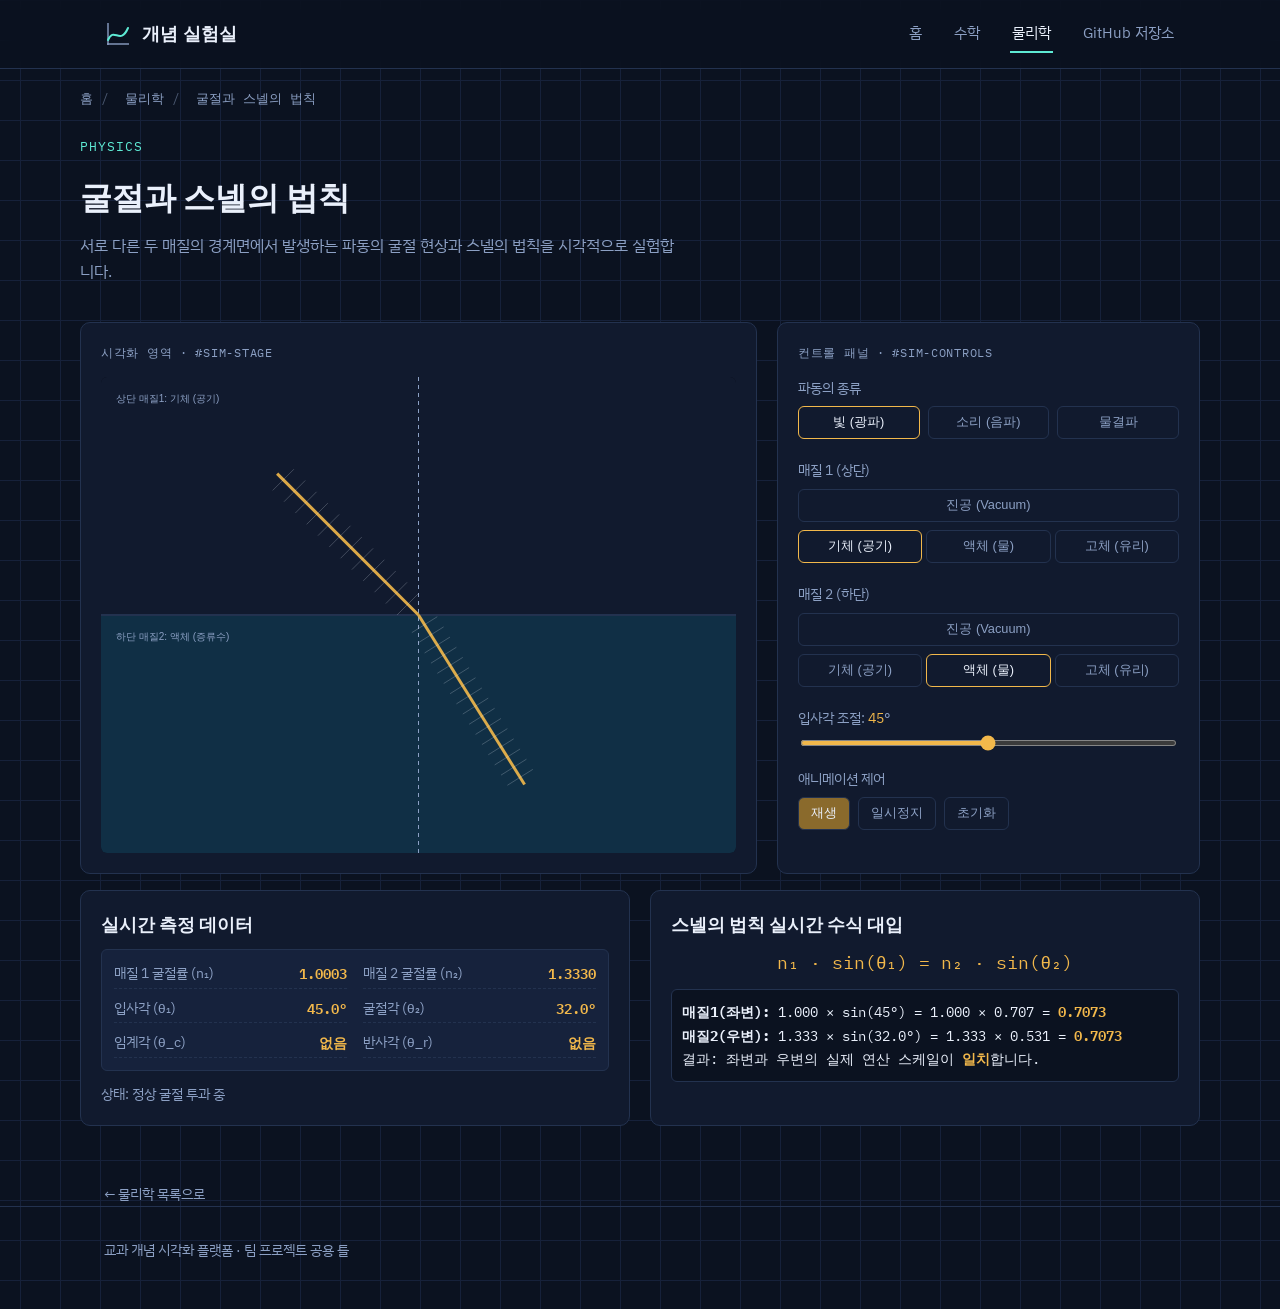
<file: pages/physics/refraction.html>
<!DOCTYPE html>
<html lang="ko">
<head>
<meta charset="UTF-8">
<meta name="viewport" content="width=device-width, initial-scale=1.0">
<title>굴절과 스넬의 법칙 | 개념 실험실</title>
<link rel="stylesheet" href="../../assets/css/style.css">
<style>
  .grid-3col { display: grid; grid-template-columns: repeat(3, 1fr); gap: 8px; margin-bottom: 12px; }
  .media-btn-container { display: flex; flex-direction: column; gap: 8px; margin-top: 6px; }
  .media-sub-row { display: grid; grid-template-columns: repeat(3, 1fr); gap: 4px; }
  
  .slider-container { display: flex; align-items: center; margin-top: 6px; }
  .slider-container input[type="range"] { 
    flex: 1; 
    accent-color: var(--accent-physics);
    background: var(--border);
    height: 6px;
    border-radius: 3px;
  }
  
  .data-box {
    background: var(--panel-raised);
    border: 1px solid var(--border);
    border-radius: 6px;
    padding: 12px;
    margin-bottom: 12px;
  }
  .data-grid { display: grid; grid-template-columns: 1fr 1fr; gap: 8px 16px; font-size: 0.85rem; }
  .data-row { display: flex; justify-content: space-between; border-bottom: 1px dashed var(--border); padding-bottom: 4px; }
  .data-label { color: var(--ink-muted); }
  .data-value { font-family: var(--font-mono); color: var(--accent-physics); font-weight: 600; }
  
  .dynamic-formula-area {
    font-family: var(--font-mono);
    font-size: 0.85rem;
    line-height: 1.6;
    color: var(--ink);
    background: var(--bg);
    padding: 10px;
    border-radius: 6px;
    border: 1px solid var(--border);
  }
  .formula-highlight { color: var(--accent-physics); font-weight: 600; }
  
  canvas { display: block; width: 100%; height: 100%; border-radius: 6px; background: #080d1a; }
</style>
</head>
<body>

<header class="site-header">
  <div class="wrap nav">
    <a class="brand" href="../../index.html">
      <svg class="brand-mark" viewBox="0 0 28 28" xmlns="http://www.w3.org/2000/svg">
        <line x1="3" y1="24" x2="25" y2="24" stroke="#8ca0c4" stroke-width="1.4"/>
        <line x1="4" y1="25" x2="4" y2="3" stroke="#8ca0c4" stroke-width="1.4"/>
        <path d="M4 20 C10 6, 16 26, 24 8" fill="none" stroke="#5eead4" stroke-width="2" stroke-linecap="round"/>
      </svg>
      개념 실험실
    </a>
    <nav class="nav-links" id="navLinks">
      <a href="../../index.html">홈</a>
      <a href="../../math.html">수학</a>
      <a href="../../physics.html" aria-current="page">물리학</a>
      <a href="https://github.com/HyoyangIsBestHighschool/Visualizing" target="_blank" rel="noopener">GitHub 저장소</a>
    </nav>
  </div>
</header>

<main>
  <p class="wrap breadcrumb">
    <a href="../../index.html">홈</a><span class="sep">/</span>
    <a href="../../physics.html">물리학</a><span class="sep">/</span>
    굴절과 스넬의 법칙
  </p>

  <section class="wrap sim-header">
    <p class="eyebrow physics">PHYSICS</p>
    <h1>굴절과 스넬의 법칙</h1>
    <p class="desc">서로 다른 두 매질의 경계면에서 발생하는 파동의 굴절 현상과 스넬의 법칙을 시각적으로 실험합니다.</p>
  </section>

  <section class="wrap sim-layout">
    <div class="panel">
      <p class="panel-label">시각화 영역 · #sim-stage</p>
      <div id="sim-stage" style="aspect-ratio: 4/3; position: relative;">
        <canvas id="refractCanvas"></canvas>
      </div>
    </div>

    <div class="panel">
      <p class="panel-label">컨트롤 패널 · #sim-controls</p>
      <div id="sim-controls">
        
        <div class="control-group">
          <label>파동의 종류</label>
          <div class="grid-3col">
            <button type="button" class="btn-mini" id="btn-wave-light" style="border-color: var(--accent-physics); color: var(--ink);">빛 (광파)</button>
            <button type="button" class="btn-mini" id="btn-wave-sound">소리 (음파)</button>
            <button type="button" class="btn-mini" id="btn-wave-water">물결파</button>
          </div>
        </div>

        <div class="control-group">
          <label>매질 1 (상단)</label>
          <div class="media-btn-container">
            <button type="button" class="btn-mini" id="m1-vacuum" style="width:100%;">진공 (Vacuum)</button>
            <div class="media-sub-row">
              <button type="button" class="btn-mini" id="m1-gas" style="border-color: var(--accent-physics); color: var(--ink);">기체 (공기)</button>
              <button type="button" class="btn-mini" id="m1-liquid">액체 (물)</button>
              <button type="button" class="btn-mini" id="m1-solid">고체 (유리)</button>
            </div>
            <div class="media-sub-row" id="m1-solid-detail" style="display: none; padding-top: 4px;">
              <button type="button" class="btn-mini" id="m1-ice" style="font-size:11px;">얼음</button>
              <button type="button" class="btn-mini" id="m1-glass" style="font-size:11px; border-color: var(--accent-physics); color: var(--ink);">유리</button>
              <button type="button" class="btn-mini" id="m1-diamond" style="font-size:11px;">다이아몬드</button>
            </div>
          </div>
        </div>

        <div class="control-group">
          <label>매질 2 (하단)</label>
          <div class="media-btn-container">
            <button type="button" class="btn-mini" id="m2-vacuum" style="width:100%;">진공 (Vacuum)</button>
            <div class="media-sub-row">
              <button type="button" class="btn-mini" id="m2-gas">기체 (공기)</button>
              <button type="button" class="btn-mini" id="m2-liquid" style="border-color: var(--accent-physics); color: var(--ink);">액체 (물)</button>
              <button type="button" class="btn-mini" id="m2-solid">고체 (유리)</button>
            </div>
            <div class="media-sub-row" id="m2-solid-detail" style="display: none; padding-top: 4px;">
              <button type="button" class="btn-mini" id="m2-ice" style="font-size:11px;">얼음</button>
              <button type="button" class="btn-mini" id="m2-glass" style="font-size:11px;">유리</button>
              <button type="button" class="btn-mini" id="m2-diamond" style="font-size:11px;">다이아몬드</button>
            </div>
          </div>
        </div>

        <div class="control-group">
          <label>입사각 조절: <span id="txt-angle1-display" style="color: var(--accent-physics); font-family: var(--font-mono);">45</span>°</label>
          <div class="slider-container">
            <input type="range" id="slider-incident-angle" min="0" max="90" value="45" step="1">
          </div>
        </div>

        <div class="control-group">
          <label>애니메이션 제어</label>
          <div class="control-fake-buttons">
            <button class="btn-mini" id="btn-sim-play" type="button" style="background: var(--accent-physics-dim); color: var(--ink);">재생</button>
            <button class="btn-mini" id="btn-sim-pause" type="button">일시정지</button>
            <button class="btn-mini" id="btn-sim-reset" type="button">초기화</button>
          </div>
        </div>

      </div>
    </div>
  </section>

  <section class="wrap notes-grid">
    <div class="panel">
      <h3>실시간 측정 데이터</h3>
      <div class="data-box">
        <div class="data-grid">
          <div class="data-row"><span class="data-label">매질 1 굴절률 (n₁)</span><span class="data-value" id="data-n1">1.0003</span></div>
          <div class="data-row"><span class="data-label">매질 2 굴절률 (n₂)</span><span class="data-value" id="data-n2">1.3330</span></div>
          <div class="data-row"><span class="data-label">입사각 (θ₁)</span><span class="data-value" id="data-theta1">45.0°</span></div>
          <div class="data-row"><span class="data-label">굴절각 (θ₂)</span><span class="data-value" id="data-theta2">32.1°</span></div>
          <div class="data-row"><span class="data-label">임계각 (θ_c)</span><span class="data-value" id="data-thetac">None</span></div>
          <div class="data-row"><span class="data-label">반사각 (θ_r)</span><span class="data-value" id="data-thetar">None</span></div>
        </div>
      </div>
      <p id="system-status" style="font-size: 0.85rem; color: var(--ink-muted);">상태: 정상 전파 중</p>
    </div>

    <div class="panel">
      <h3>스넬의 법칙 실시간 수식 대입</h3>
      <div style="font-size: 1.1rem; text-align: center; margin-bottom: 12px; font-family: var(--font-mono); color: var(--accent-physics);">
        n₁ · sin(θ₁) = n₂ · sin(θ₂)
      </div>
      <div class="dynamic-formula-area" id="formula-dynamic-view"></div>
    </div>
  </section>

  <div class="wrap">
    <a class="back-link" href="../../physics.html">&larr; 물리학 목록으로</a>
  </div>
</main>

<footer class="site-footer">
  <div class="wrap">교과 개념 시각화 플랫폼 · 팀 프로젝트 공용 틀</div>
</footer>

<script src="../../assets/js/main.js"></script>
<script src="../../assets/js/pages/refraction.js"></script>
</body>
</html>
</file>
<file: assets/css/style.css>
/* ============================================================
   교과 개념 시각화 플랫폼 — 공통 스타일
   디자인 토큰은 :root 변수로 관리합니다.
   ============================================================ */

@import url('https://fonts.googleapis.com/css2?family=Fraunces:ital,opsz,wght@0,9..144,400;0,9..144,600;1,9..144,500&family=IBM+Plex+Sans+KR:wght@400;500;600;700&family=IBM+Plex+Mono:wght@400;500&display=swap');

:root {
  /* 색상 토큰 */
  --bg: #0b1220;
  --bg-grid: #16213a;
  --panel: #111a2e;
  --panel-raised: #16223c;
  --ink: #eaf0fb;
  --ink-muted: #8ca0c4;
  --border: #23324f;

  --accent-math: #5eead4;      /* 청록 — 수학 */
  --accent-math-dim: #2c7d72;
  --accent-physics: #f2b84b;   /* 호박색 — 물리학 */
  --accent-physics-dim: #8a6a2c;

  /* 타이포그래피 */
  --font-display: 'Fraunces', Georgia, serif;
  --font-body: 'IBM Plex Sans KR', 'IBM Plex Sans', sans-serif;
  --font-mono: 'IBM Plex Mono', ui-monospace, monospace;

  --radius: 10px;
}

* { box-sizing: border-box; }

html { scroll-behavior: smooth; }

body {
  margin: 0;
  background-color: var(--bg);
  color: var(--ink);
  font-family: var(--font-body);
  line-height: 1.6;
  background-image:
    linear-gradient(var(--bg-grid) 1px, transparent 1px),
    linear-gradient(90deg, var(--bg-grid) 1px, transparent 1px);
  background-size: 40px 40px;
  background-position: center top;
}

a { color: inherit; text-decoration: none; }

img, svg { max-width: 100%; display: block; }

/* ---------- 레이아웃 공통 ---------- */
.wrap {
  max-width: 1120px;
  margin: 0 auto;
  padding: 0 24px;
}

/* ---------- 헤더 / 내비게이션 ---------- */
.site-header {
  position: sticky;
  top: 0;
  z-index: 20;
  background: rgba(11, 18, 32, 0.86);
  backdrop-filter: blur(8px);
  border-bottom: 1px solid var(--border);
}

.nav {
  display: flex;
  align-items: center;
  justify-content: space-between;
  height: 68px;
}

.brand {
  display: flex;
  align-items: center;
  gap: 10px;
  font-family: var(--font-display);
  font-size: 1.15rem;
  font-weight: 600;
  letter-spacing: 0.01em;
}

.brand-mark {
  width: 28px;
  height: 28px;
  flex-shrink: 0;
}

.nav-links {
  display: flex;
  gap: 28px;
  font-size: 0.95rem;
  color: var(--ink-muted);
}

.nav-links a {
  padding: 6px 2px;
  border-bottom: 2px solid transparent;
  transition: color 0.15s ease, border-color 0.15s ease;
}

.nav-links a:hover,
.nav-links a:focus-visible,
.nav-links a[aria-current="page"] {
  color: var(--ink);
  border-color: var(--accent-math);
}

.nav-toggle {
  display: none;
  background: none;
  border: 1px solid var(--border);
  border-radius: 6px;
  color: var(--ink);
  padding: 8px 10px;
  font-size: 1rem;
}

/* ---------- 브레드크럼 ---------- */
.breadcrumb {
  font-family: var(--font-mono);
  font-size: 0.8rem;
  color: var(--ink-muted);
  padding: 20px 0 0;
}

.breadcrumb a:hover { color: var(--accent-math); }

.breadcrumb .sep { margin: 0 8px; opacity: 0.5; }

/* ---------- 히어로 ---------- */
.hero {
  padding: 72px 0 56px;
  display: grid;
  grid-template-columns: 1.1fr 0.9fr;
  gap: 48px;
  align-items: center;
}

.eyebrow {
  font-family: var(--font-mono);
  font-size: 0.8rem;
  letter-spacing: 0.08em;
  text-transform: uppercase;
  color: var(--accent-math);
  margin: 0 0 14px;
}

.hero h1 {
  font-family: var(--font-display);
  font-size: clamp(2.1rem, 4.2vw, 3.2rem);
  font-weight: 600;
  line-height: 1.18;
  margin: 0 0 18px;
}

.hero h1 em {
  font-style: italic;
  color: var(--accent-math);
}

.hero p {
  color: var(--ink-muted);
  font-size: 1.05rem;
  max-width: 46ch;
  margin: 0 0 28px;
}

.hero-actions { display: flex; gap: 14px; flex-wrap: wrap; }

.hero-figure {
  border: 1px solid var(--border);
  border-radius: var(--radius);
  background: var(--panel);
  padding: 12px;
}

/* ---------- 버튼 ---------- */
.btn {
  display: inline-flex;
  align-items: center;
  gap: 8px;
  padding: 11px 20px;
  border-radius: 8px;
  font-size: 0.92rem;
  font-weight: 600;
  border: 1px solid transparent;
  cursor: pointer;
  transition: transform 0.12s ease, background 0.15s ease, border-color 0.15s ease;
}

.btn:hover { transform: translateY(-1px); }

.btn-primary {
  background: var(--accent-math);
  color: #06231f;
}
.btn-primary:hover { background: #7ff2df; }

.btn-ghost {
  background: transparent;
  border-color: var(--border);
  color: var(--ink);
}
.btn-ghost:hover { border-color: var(--accent-math); }

/* ---------- 섹션 공통 ---------- */
.section {
  padding: 56px 0;
  border-top: 1px solid var(--border);
}

.section-head {
  display: flex;
  align-items: baseline;
  justify-content: space-between;
  gap: 16px;
  margin-bottom: 28px;
  flex-wrap: wrap;
}

.section-head h2 {
  font-family: var(--font-display);
  font-size: 1.7rem;
  font-weight: 600;
  margin: 0;
}

.section-head .count {
  font-family: var(--font-mono);
  font-size: 0.85rem;
  color: var(--ink-muted);
}

/* ---------- 카드 그리드 ---------- */
.card-grid {
  display: grid;
  grid-template-columns: repeat(auto-fill, minmax(240px, 1fr));
  gap: 18px;
}

.card {
  position: relative;
  display: block;
  background: var(--panel);
  border: 1px solid var(--border);
  border-radius: var(--radius);
  padding: 22px;
  transition: border-color 0.15s ease, transform 0.15s ease;
}

.card:hover, .card:focus-visible {
  transform: translateY(-2px);
  border-color: var(--card-accent, var(--accent-math));
}

.card-index {
  font-family: var(--font-mono);
  font-size: 0.75rem;
  color: var(--ink-muted);
}

.card h3 {
  font-family: var(--font-display);
  font-size: 1.2rem;
  font-weight: 600;
  margin: 8px 0 8px;
}

.card p {
  font-size: 0.9rem;
  color: var(--ink-muted);
  margin: 0 0 14px;
}

.badge {
  display: inline-block;
  font-family: var(--font-mono);
  font-size: 0.7rem;
  padding: 3px 9px;
  border-radius: 999px;
  border: 1px solid var(--border);
  color: var(--ink-muted);
}

.badge-open {
  border-color: var(--card-accent, var(--accent-math));
  color: var(--card-accent, var(--accent-math));
}

.category-card { --card-accent: var(--accent-math); }
.category-card.physics { --card-accent: var(--accent-physics); }

.sim-card.math { --card-accent: var(--accent-math); }
.sim-card.physics { --card-accent: var(--accent-physics); }

/* ---------- 카테고리 페이지 인트로 ---------- */
.category-intro {
  padding: 48px 0 8px;
}

.category-intro .eyebrow.physics { color: var(--accent-physics); }

.category-intro h1 { font-family: var(--font-display); font-size: 2.4rem; margin: 0 0 12px; }
.category-intro p { color: var(--ink-muted); max-width: 60ch; }

/* ---------- 시뮬레이션 상세 페이지 ---------- */
.sim-header { padding: 28px 0 8px; }

.sim-header h1 {
  font-family: var(--font-display);
  font-size: 2rem;
  margin: 10px 0 10px;
}

.sim-header p.desc {
  color: var(--ink-muted);
  max-width: 60ch;
  margin: 0 0 6px;
}

.status-row {
  display: flex;
  gap: 10px;
  align-items: center;
  margin-top: 14px;
}

.sim-layout {
  display: grid;
  grid-template-columns: 1.6fr 1fr;
  gap: 20px;
  padding: 24px 0 8px;
}

.panel {
  background: var(--panel);
  border: 1px solid var(--border);
  border-radius: var(--radius);
  padding: 20px;
}

.panel-label {
  font-family: var(--font-mono);
  font-size: 0.75rem;
  color: var(--ink-muted);
  text-transform: uppercase;
  letter-spacing: 0.06em;
  margin: 0 0 14px;
}

.stage-placeholder {
  aspect-ratio: 4 / 3;
  border: 1px dashed var(--border);
  border-radius: 8px;
  display: flex;
  align-items: center;
  justify-content: center;
  flex-direction: column;
  gap: 8px;
  color: var(--ink-muted);
  font-family: var(--font-mono);
  font-size: 0.85rem;
  text-align: center;
  padding: 20px;
  background:
    linear-gradient(var(--bg-grid) 1px, transparent 1px),
    linear-gradient(90deg, var(--bg-grid) 1px, transparent 1px);
  background-size: 24px 24px;
}

.control-group { margin-bottom: 20px; }
.control-group:last-child { margin-bottom: 0; }

.control-group label {
  display: block;
  font-size: 0.85rem;
  color: var(--ink-muted);
  margin-bottom: 8px;
}

.control-fake-slider {
  width: 100%;
  height: 4px;
  background: var(--border);
  border-radius: 999px;
  position: relative;
}

.control-fake-slider::after {
  content: '';
  position: absolute;
  top: 50%;
  left: 38%;
  width: 14px;
  height: 14px;
  background: var(--accent-math);
  border-radius: 50%;
  transform: translate(-50%, -50%);
}

.control-fake-buttons { display: flex; gap: 8px; flex-wrap: wrap; }

.btn-mini {
  font-size: 0.8rem;
  padding: 7px 12px;
  border-radius: 6px;
  border: 1px solid var(--border);
  background: transparent;
  color: var(--ink-muted);
}

.notes-grid {
  display: grid;
  grid-template-columns: 1fr 1fr;
  gap: 20px;
  padding: 8px 0 48px;
}

.notes-grid .panel h3 {
  font-family: var(--font-display);
  font-size: 1.1rem;
  margin: 0 0 10px;
}

.notes-grid .panel p,
.notes-grid .panel ul {
  color: var(--ink-muted);
  font-size: 0.92rem;
  margin: 0;
}

.formula-placeholder {
  font-family: var(--font-mono);
  font-size: 0.85rem;
  color: var(--ink-muted);
  border: 1px dashed var(--border);
  border-radius: 8px;
  padding: 14px;
  margin-top: 10px;
}

.back-link {
  display: inline-flex;
  align-items: center;
  gap: 6px;
  font-size: 0.9rem;
  color: var(--ink-muted);
  margin: 8px 0 0;
}
.back-link:hover { color: var(--ink); }

/* ---------- 개발 노트 (팀용) ---------- */
.dev-note {
  border: 1px dashed var(--border);
  border-radius: var(--radius);
  padding: 18px 20px;
  font-size: 0.85rem;
  color: var(--ink-muted);
  margin-bottom: 48px;
}

.dev-note code {
  font-family: var(--font-mono);
  background: var(--panel-raised);
  padding: 2px 6px;
  border-radius: 4px;
  color: var(--ink);
}

/* ---------- 푸터 ---------- */
.site-footer {
  border-top: 1px solid var(--border);
  padding: 32px 0 48px;
  color: var(--ink-muted);
  font-size: 0.85rem;
}

/* ---------- 히어로 SVG 애니메이션 ---------- */
.hero-svg .curve {
  fill: none;
  stroke: var(--accent-math);
  stroke-width: 2.5;
  stroke-linecap: round;
  stroke-dasharray: 900;
  stroke-dashoffset: 900;
  animation: draw 6s ease-in-out infinite;
}

.hero-svg .axis {
  stroke: var(--border);
  stroke-width: 1;
}

.hero-svg .tick {
  fill: var(--ink-muted);
  font-family: var(--font-mono);
  font-size: 9px;
}

.hero-svg .tracer {
  fill: var(--accent-physics);
  offset-path: path('M 30 210 C 90 40, 170 380, 230 90 S 350 300, 410 150');
  animation: trace 6s ease-in-out infinite;
}

@keyframes draw {
  0%   { stroke-dashoffset: 900; }
  45%  { stroke-dashoffset: 0; }
  80%  { stroke-dashoffset: 0; }
  100% { stroke-dashoffset: -900; }
}

@keyframes trace {
  0%   { offset-distance: 0%; opacity: 0; }
  5%   { opacity: 1; }
  45%  { offset-distance: 100%; opacity: 1; }
  50%  { opacity: 0; }
  100% { opacity: 0; }
}

/* ---------- 접근성 ---------- */
:focus-visible {
  outline: 2px solid var(--accent-math);
  outline-offset: 2px;
}

@media (prefers-reduced-motion: reduce) {
  * { animation-duration: 0.001ms !important; animation-iteration-count: 1 !important; }
}

/* ---------- 반응형 ---------- */
@media (max-width: 860px) {
  .hero { grid-template-columns: 1fr; }
  .sim-layout { grid-template-columns: 1fr; }
  .notes-grid { grid-template-columns: 1fr; }
  .nav-links {
    position: absolute;
    top: 68px; left: 0; right: 0;
    background: var(--bg);
    border-bottom: 1px solid var(--border);
    flex-direction: column;
    padding: 16px 24px;
    display: none;
  }
  .nav-links.open { display: flex; }
  .nav-toggle { display: inline-flex; }
}
</file>
